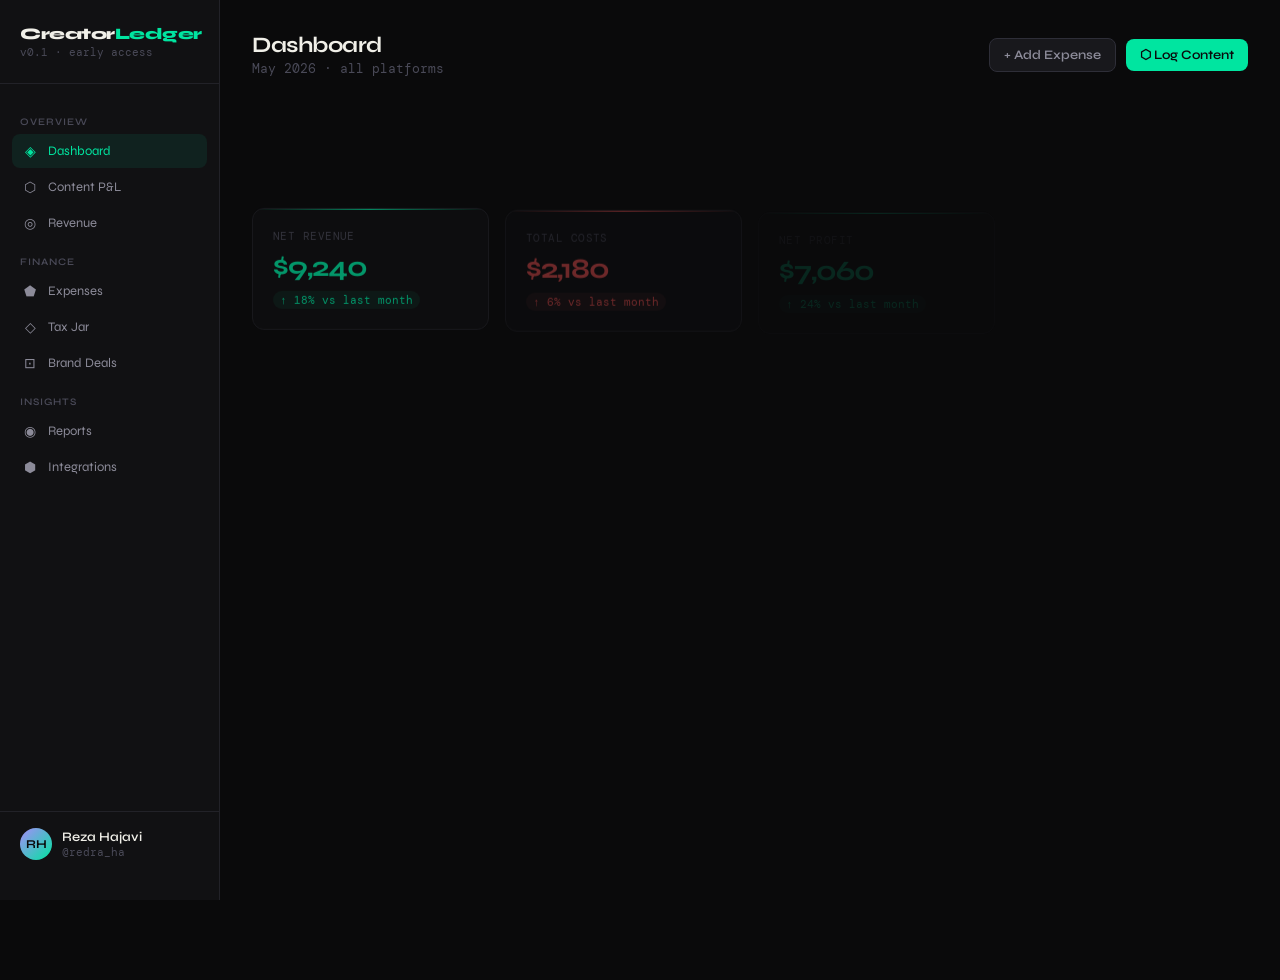
<file: index.html>
<!DOCTYPE html>
<html lang="en">
<head>
  <meta charset="UTF-8">
  <meta name="viewport" content="width=device-width, initial-scale=1.0">
  <meta http-equiv="refresh" content="0; url=./Dashboard/index.html">
  <title>CreatorLedger</title>
</head>
<body>
  <p>Opening CreatorLedger Dashboard...</p>
  <a href="./Dashboard/index.html">Click here if you are not redirected.</a>
</body>
</html>
</file>
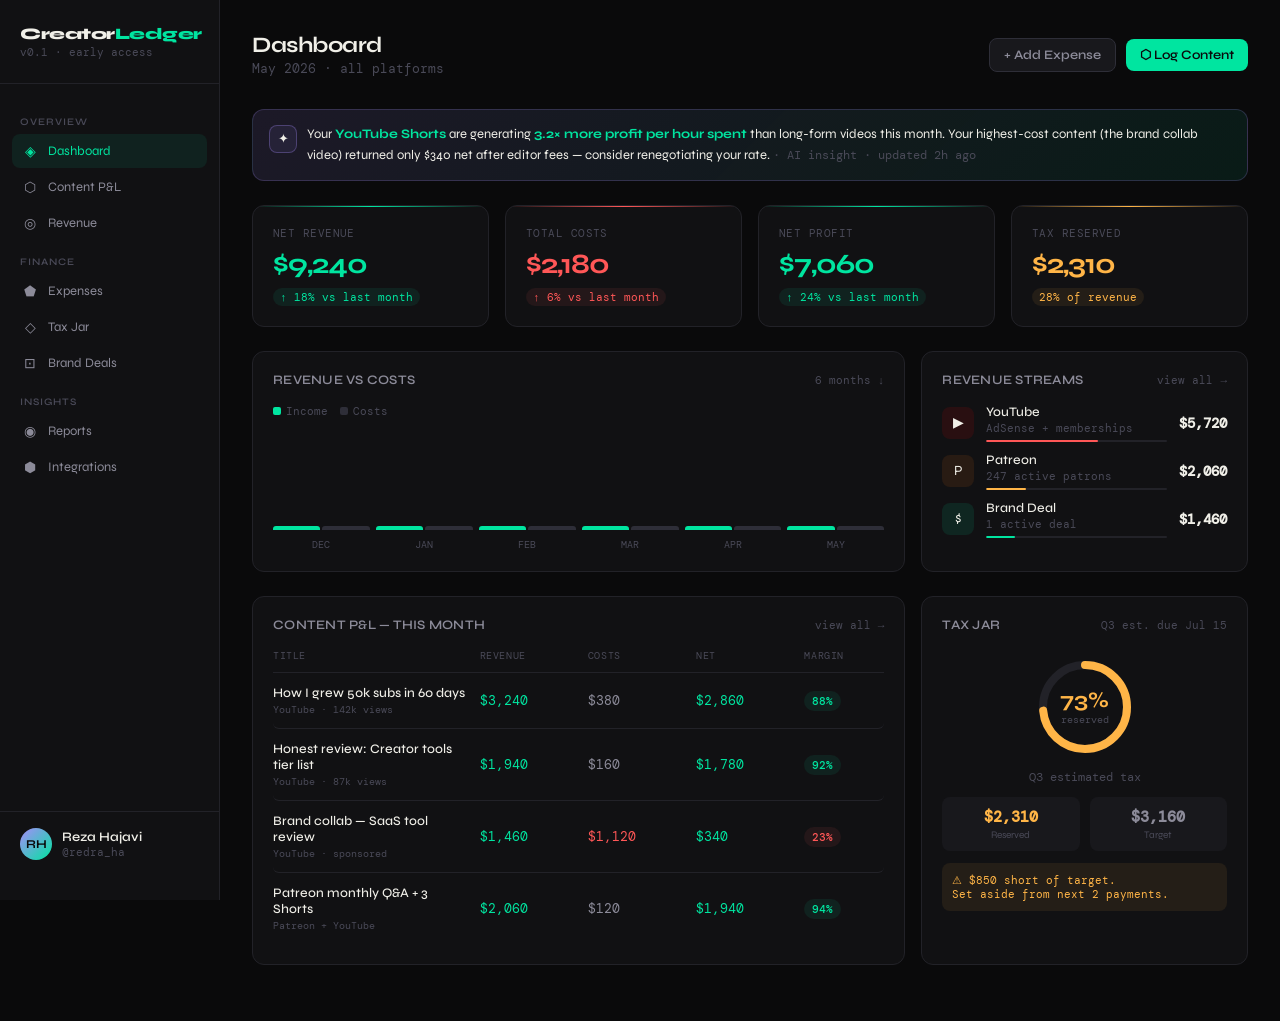
<file: Dashboard/index.html>
<!DOCTYPE html>
<html lang="en">
<head>
  <meta charset="UTF-8">
  <meta name="viewport" content="width=device-width, initial-scale=1.0">
  <title>CreatorLedger — Dashboard</title>
  <link href="https://fonts.googleapis.com/css2?family=Syne:wght@400;500;600;700;800&family=DM+Mono:wght@300;400;500&display=swap" rel="stylesheet">
  <link rel="stylesheet" href="styles.css">
  <link rel="stylesheet" href="expense/expense-modal.css">
</head>
<body>
<div class="app">

  <!-- ════════════════════════════ SIDEBAR ════════════════════════════ -->
  <aside class="sidebar">
    <div class="logo">
      <div class="logo-mark">Creator<span>Ledger</span></div>
      <div class="logo-sub">v0.1 · early access</div>
    </div>

    <nav class="nav">
      <div class="nav-label">OVERVIEW</div>
      <div class="nav-item active" data-href="index.html">
        <span class="nav-icon">◈</span> Dashboard
      </div>
      <div class="nav-item" data-href="../Content-P&L/content-pl.html">
        <span class="nav-icon">⬡</span> Content P&L
      </div>
      <div class="nav-item" data-href="../Revenue/revenue.html">
        <span class="nav-icon">◎</span> Revenue
      </div>

      <div class="nav-label">FINANCE</div>
      <div class="nav-item" data-href="../Expenses/expenses.html">
        <span class="nav-icon">⬟</span> Expenses
      </div>
      <div class="nav-item" data-href="../Tax-jar/tax-jar.html">
        <span class="nav-icon">◇</span> Tax Jar
      </div>
      <div class="nav-item" data-page="deals">
        <span class="nav-icon">⊡</span> Brand Deals
      </div>

      <div class="nav-label">INSIGHTS</div>
      <div class="nav-item" data-page="reports">
        <span class="nav-icon">◉</span> Reports
      </div>
      <div class="nav-item" data-page="integrations">
        <span class="nav-icon">⬢</span> Integrations
      </div>
    </nav>

    <div class="sidebar-footer">
      <div class="creator-pill">
        <div class="creator-avatar">RH</div>
        <div>
          <div class="creator-name">Reza Hajavi</div>
          <div class="creator-handle">@redra_ha</div>
        </div>
      </div>
    </div>
  </aside>

  <!-- ════════════════════════════ MAIN ════════════════════════════ -->
  <main class="main">

    <!-- Top bar -->
    <div class="topbar">
      <div>
        <div class="page-title">Dashboard</div>
        <div class="page-subtitle mono">May 2026 · all platforms</div>
      </div>
      <div class="topbar-right">
        <button class="btn btn-ghost" id="addExpenseBtn">+ Add Expense</button>
        <button class="btn btn-primary" id="logContentBtn">⬡ Log Content</button>
      </div>
    </div>

      <!-- Log Content modal (copied from Content-P&L/content-pl.html) -->
      <div class="modal-overlay" id="modalOverlay">
        <div class="modal">
          <div class="modal-header">
            <div class="modal-title">Log Content</div>
            <div class="modal-close" id="modalClose">✕</div>
          </div>
          <div class="modal-body">
            <div class="field-group">
              <label class="field-label">Title</label>
              <input class="field-input" type="text" placeholder="e.g. How I built a SaaS in 30 days">
            </div>
            <div class="field-row">
              <div class="field-group">
                <label class="field-label">Platform</label>
                <select class="field-input">
                  <option>YouTube</option>
                  <option>Patreon</option>
                  <option>TikTok</option>
                  <option>Instagram</option>
                  <option>Substack</option>
                </select>
              </div>
              <div class="field-group">
                <label class="field-label">Type</label>
                <select class="field-input">
                  <option>Organic</option>
                  <option>Sponsored</option>
                  <option>Membership</option>
                </select>
              </div>
            </div>
            <div class="field-row">
              <div class="field-group">
                <label class="field-label">Revenue ($)</label>
                <input class="field-input" type="number" placeholder="0.00">
              </div>
              <div class="field-group">
                <label class="field-label">Production costs ($)</label>
                <input class="field-input" type="number" placeholder="0.00">
              </div>
            </div>
            <div class="field-row">
              <div class="field-group">
                <label class="field-label">Hours spent</label>
                <input class="field-input" type="number" placeholder="0">
              </div>
              <div class="field-group">
                <label class="field-label">Published date</label>
                <input class="field-input" type="date">
              </div>
            </div>
            <div class="field-group">
              <label class="field-label">Notes</label>
              <input class="field-input" type="text" placeholder="e.g. Editor: $200, Thumbnail: $50">
            </div>
          </div>
          <div class="modal-footer">
            <button class="btn btn-ghost" id="modalCancel">Cancel</button>
            <button class="btn btn-primary">Save Content</button>
          </div>
        </div>
      </div>

    <!-- AI Insight -->
    <div class="ai-bar">
      <div class="ai-icon">✦</div>
      <div class="ai-text">
        Your <strong>YouTube Shorts</strong> are generating
        <strong>3.2× more profit per hour spent</strong> than long-form videos this month.
        Your highest-cost content (the brand collab video) returned only $340 net after
        editor fees — consider renegotiating your rate.
        <span class="ai-meta"> · AI insight · updated 2h ago</span>
      </div>
    </div>

    <!-- Metric cards -->
    <div class="metrics-row">
      <div class="metric-card green">
        <div class="metric-label">NET REVENUE</div>
        <div class="metric-value green">$9,240</div>
        <span class="metric-change up">↑ 18% vs last month</span>
      </div>
      <div class="metric-card red">
        <div class="metric-label">TOTAL COSTS</div>
        <div class="metric-value red">$2,180</div>
        <span class="metric-change down">↑ 6% vs last month</span>
      </div>
      <div class="metric-card green">
        <div class="metric-label">NET PROFIT</div>
        <div class="metric-value green">$7,060</div>
        <span class="metric-change up">↑ 24% vs last month</span>
      </div>
      <div class="metric-card amber">
        <div class="metric-label">TAX RESERVED</div>
        <div class="metric-value amber">$2,310</div>
        <span class="metric-change warn">28% of revenue</span>
      </div>
    </div>

    <!-- Revenue chart + Streams -->
    <div class="grid-3-1">

      <!-- Chart card -->
      <div class="card">
        <div class="card-header">
          <span class="card-title">REVENUE VS COSTS</span>
          <span class="card-action">6 months ↓</span>
        </div>
        <div class="chart-legend">
          <div class="legend-item">
            <div class="legend-dot" style="background:var(--green)"></div>Income
          </div>
          <div class="legend-item">
            <div class="legend-dot" style="background:var(--border2)"></div>Costs
          </div>
        </div>
        <div class="chart-bars" id="chart"></div>
        <div class="chart-labels">
          <div class="chart-label">DEC</div>
          <div class="chart-label">JAN</div>
          <div class="chart-label">FEB</div>
          <div class="chart-label">MAR</div>
          <div class="chart-label">APR</div>
          <div class="chart-label">MAY</div>
        </div>
      </div>

      <!-- Streams card -->
      <div class="card">
        <div class="card-header">
          <span class="card-title">REVENUE STREAMS</span>
          <a class="card-action" href="../Revenue/revenue.html">view all →</a>
        </div>
        <div class="stream-list">
          <div class="stream-item">
            <div class="stream-icon" style="background:rgba(255,0,0,0.1);">▶</div>
            <div class="stream-info">
              <div class="stream-name">YouTube</div>
              <div class="stream-detail">AdSense + memberships</div>
              <div class="stream-bar-track">
                <div class="stream-bar-fill" style="width:62%;background:var(--red)"></div>
              </div>
            </div>
            <div class="stream-amount mono">$5,720</div>
          </div>
          <div class="stream-item">
            <div class="stream-icon" style="background:rgba(249,115,22,0.1);">P</div>
            <div class="stream-info">
              <div class="stream-name">Patreon</div>
              <div class="stream-detail">247 active patrons</div>
              <div class="stream-bar-track">
                <div class="stream-bar-fill" style="width:22%;background:var(--amber)"></div>
              </div>
            </div>
            <div class="stream-amount mono">$2,060</div>
          </div>
          <div class="stream-item">
            <div class="stream-icon" style="background:rgba(0,229,160,0.1);">$</div>
            <div class="stream-info">
              <div class="stream-name">Brand Deal</div>
              <div class="stream-detail">1 active deal</div>
              <div class="stream-bar-track">
                <div class="stream-bar-fill" style="width:16%;background:var(--green)"></div>
              </div>
            </div>
            <div class="stream-amount mono">$1,460</div>
          </div>
        </div>
      </div>

    </div><!-- /grid-3-1 -->

    <!-- Content P&L + Tax Jar -->
    <div class="grid-3-1">

      <!-- P&L table -->
      <div class="card">
        <div class="card-header">
          <span class="card-title">CONTENT P&L — THIS MONTH</span>
          <a class="card-action" href="../Content-P&L/content-pl.html">view all →</a>
        </div>
        <div class="ct-header">
          <div class="ct-label">TITLE</div>
          <div class="ct-label">REVENUE</div>
          <div class="ct-label">COSTS</div>
          <div class="ct-label">NET</div>
          <div class="ct-label">MARGIN</div>
        </div>

        <div class="ct-row">
          <div>
            <div class="ct-title">How I grew 50k subs in 60 days</div>
            <div class="ct-platform">YouTube · 142k views</div>
          </div>
          <div class="ct-val pos">$3,240</div>
          <div class="ct-val neutral">$380</div>
          <div class="ct-val pos">$2,860</div>
          <div><span class="profit-badge high">88%</span></div>
        </div>

        <div class="ct-row">
          <div>
            <div class="ct-title">Honest review: Creator tools tier list</div>
            <div class="ct-platform">YouTube · 87k views</div>
          </div>
          <div class="ct-val pos">$1,940</div>
          <div class="ct-val neutral">$160</div>
          <div class="ct-val pos">$1,780</div>
          <div><span class="profit-badge high">92%</span></div>
        </div>

        <div class="ct-row">
          <div>
            <div class="ct-title">Brand collab — SaaS tool review</div>
            <div class="ct-platform">YouTube · sponsored</div>
          </div>
          <div class="ct-val pos">$1,460</div>
          <div class="ct-val neg">$1,120</div>
          <div class="ct-val pos">$340</div>
          <div><span class="profit-badge low">23%</span></div>
        </div>

        <div class="ct-row">
          <div>
            <div class="ct-title">Patreon monthly Q&amp;A + 3 Shorts</div>
            <div class="ct-platform">Patreon + YouTube</div>
          </div>
          <div class="ct-val pos">$2,060</div>
          <div class="ct-val neutral">$120</div>
          <div class="ct-val pos">$1,940</div>
          <div><span class="profit-badge high">94%</span></div>
        </div>

      </div>

      <!-- Tax Jar -->
      <div class="card">
        <div class="card-header">
          <span class="card-title">TAX JAR</span>
          <span class="card-action">Q3 est. due Jul 15</span>
        </div>
        <div class="tax-jar">
          <div class="jar-ring">
            <svg class="jar-svg" width="100" height="100" viewBox="0 0 100 100">
              <!-- Track -->
              <circle cx="50" cy="50" r="42" fill="none"
                      stroke="#222228" stroke-width="8"/>
              <!-- Progress: 73% filled -->
              <circle cx="50" cy="50" r="42" fill="none"
                      stroke="#FFB547" stroke-width="8"
                      stroke-dasharray="263.9"
                      stroke-dashoffset="70"
                      stroke-linecap="round"
                      transform="rotate(-90 50 50)"/>
            </svg>
            <div class="jar-inner">
              <div class="jar-pct">73%</div>
              <div class="jar-lbl">reserved</div>
            </div>
          </div>

          <div style="font-size:12px;color:var(--text3);font-family:'DM Mono',monospace;">
            Q3 estimated tax
          </div>

          <div class="jar-stats">
            <div class="jar-stat">
              <div class="jar-stat-val" style="color:var(--amber)">$2,310</div>
              <div class="jar-stat-lbl">Reserved</div>
            </div>
            <div class="jar-stat">
              <div class="jar-stat-val" style="color:var(--text2)">$3,160</div>
              <div class="jar-stat-lbl">Target</div>
            </div>
          </div>

          <div class="jar-warning">
            ⚠ $850 short of target.<br>Set aside from next 2 payments.
          </div>
        </div>
      </div>

    </div><!-- /grid-3-1 -->

  </main>
</div><!-- /app -->

<!-- Expense modal -->
<div class="modal-overlay" id="expenseOverlay">
  <div class="modal">

    <div class="modal-header">
      <div>
        <div class="modal-title">Add Expense</div>
        <div class="expense-modal-sub">Log a cost against your creator business</div>
      </div>
      <div class="modal-close" id="expenseClose">✕</div>
    </div>

    <div class="expense-steps">
      <div class="estep active" data-step="1">
        <div class="estep-dot">1</div>
        <div class="estep-label">Details</div>
      </div>
      <div class="estep-line"></div>
      <div class="estep" data-step="2">
        <div class="estep-dot">2</div>
        <div class="estep-label">Categorise</div>
      </div>
      <div class="estep-line"></div>
      <div class="estep" data-step="3">
        <div class="estep-dot">3</div>
        <div class="estep-label">Confirm</div>
      </div>
    </div>

    <div class="modal-body" id="stepBody1">
      <div class="field-group">
        <label class="field-label">Description</label>
        <input class="field-input" id="expDesc" type="text" placeholder="e.g. Freelance video editor — May batch">
      </div>
      <div class="field-row">
        <div class="field-group">
          <label class="field-label">Amount ($)</label>
          <div class="amount-wrap">
            <span class="amount-prefix">$</span>
            <input class="field-input amount-input" id="expAmount" type="number" step="0.01" placeholder="0.00">
          </div>
        </div>
        <div class="field-group">
          <label class="field-label">Date</label>
          <input class="field-input" id="expDate" type="date">
        </div>
      </div>
      <div class="field-group">
        <label class="field-label">Paid via</label>
        <div class="payment-pills">
          <span class="pay-pill active" data-pay="card">💳 Card</span>
          <span class="pay-pill" data-pay="bank">🏦 Bank transfer</span>
          <span class="pay-pill" data-pay="paypal">P PayPal</span>
          <span class="pay-pill" data-pay="crypto">◎ Crypto</span>
          <span class="pay-pill" data-pay="cash">Cash</span>
        </div>
      </div>
    </div>

    <div class="modal-body hidden" id="stepBody2">
      <div class="field-group">
        <label class="field-label">Category</label>
        <div class="category-grid" id="categoryGrid"></div>
      </div>
      <div class="field-group" style="margin-top:4px;">
        <label class="field-label">Link to content (optional)</label>
        <select class="field-input" id="expContent">
          <option value="">— Not linked to a specific video —</option>
          <option>How I grew 50k subs in 60 days</option>
          <option>Honest review: Creator tools tier list</option>
          <option>Brand collab — SaaS tool review</option>
          <option>Patreon monthly Q&A + 3 Shorts</option>
        </select>
      </div>
      <div class="field-group">
        <label class="field-label">Is this tax-deductible?</label>
        <div class="toggle-row">
          <div class="tax-toggle" id="taxToggle">
            <div class="toggle-track">
              <div class="toggle-thumb"></div>
            </div>
            <span class="toggle-label" id="taxLabel">Yes — business expense</span>
          </div>
          <div class="tax-hint" id="taxHint">Deductible as a direct production cost</div>
        </div>
      </div>
    </div>

    <div class="modal-body hidden" id="stepBody3">
      <div class="confirm-card">
        <div class="confirm-row">
          <span class="confirm-label">Description</span>
          <span class="confirm-val" id="cfDesc">—</span>
        </div>
        <div class="confirm-row">
          <span class="confirm-label">Amount</span>
          <span class="confirm-val confirm-amount" id="cfAmount">—</span>
        </div>
        <div class="confirm-row">
          <span class="confirm-label">Date</span>
          <span class="confirm-val" id="cfDate">—</span>
        </div>
        <div class="confirm-row">
          <span class="confirm-label">Category</span>
          <span class="confirm-val" id="cfCategory">—</span>
        </div>
        <div class="confirm-row">
          <span class="confirm-label">Linked content</span>
          <span class="confirm-val" id="cfContent">—</span>
        </div>
        <div class="confirm-row">
          <span class="confirm-label">Tax deductible</span>
          <span class="confirm-val" id="cfTax">—</span>
        </div>
        <div class="confirm-row">
          <span class="confirm-label">Paid via</span>
          <span class="confirm-val" id="cfPay">—</span>
        </div>
      </div>
      <div class="impact-bar" id="impactBar">
        <div class="impact-icon">◈</div>
        <div class="impact-text" id="impactText">—</div>
      </div>
    </div>

    <div class="modal-footer">
      <button class="btn btn-ghost" id="expBack" style="display:none;">← Back</button>
      <div style="flex:1"></div>
      <button class="btn btn-ghost" id="expCancel">Cancel</button>
      <button class="btn btn-primary" id="expNext">Continue →</button>
    </div>

  </div>
</div>

<script src="main.js"></script>
<script src="expense/expense-modal.js"></script>
</body>
</html>
</file>
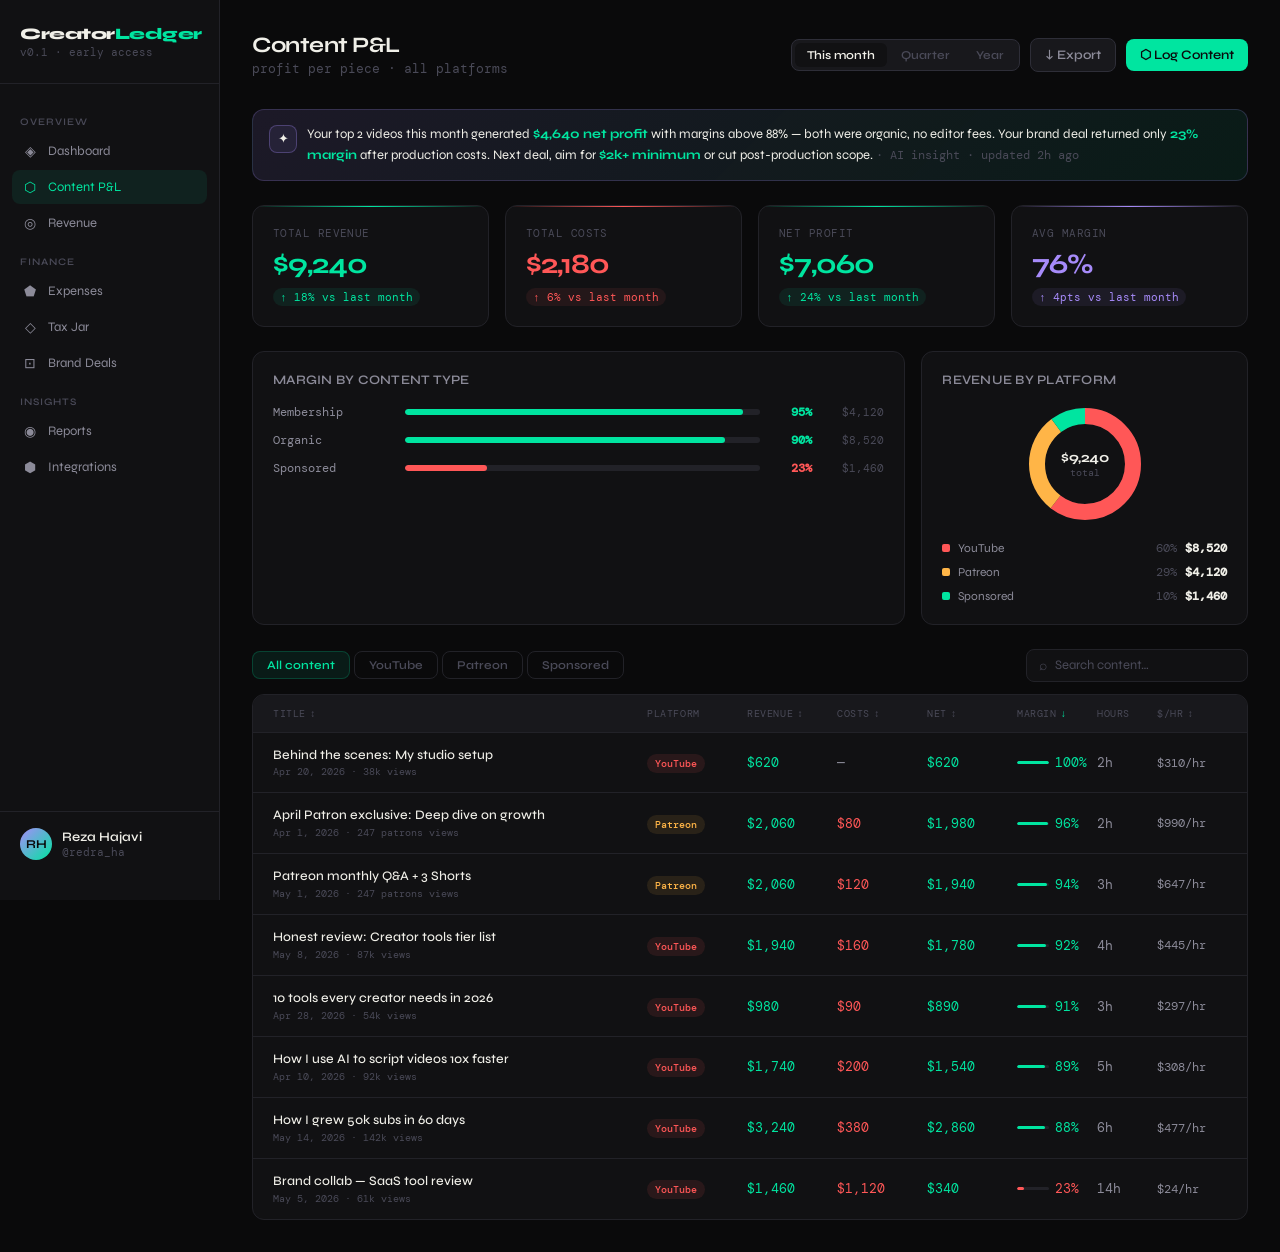
<file: Content-P&L/content-pl.html>
<!DOCTYPE html>
<html lang="en">
<head>
  <meta charset="UTF-8">
  <meta name="viewport" content="width=device-width, initial-scale=1.0">
  <title>CreatorLedger — Content P&L</title>
  <link href="https://fonts.googleapis.com/css2?family=Syne:wght@400;500;600;700;800&family=DM+Mono:wght@300;400;500&display=swap" rel="stylesheet">
  <link rel="stylesheet" href="../Dashboard/styles.css">
  <link rel="stylesheet" href="content-pl.css">
</head>
<body>
<div class="app">

  <!-- ════════════════════════ SIDEBAR ════════════════════════ -->
  <aside class="sidebar">
    <div class="logo">
      <div class="logo-mark">Creator<span>Ledger</span></div>
      <div class="logo-sub">v0.1 · early access</div>
    </div>
    <nav class="nav">
      <div class="nav-label">OVERVIEW</div>
      <div class="nav-item" data-href="../Dashboard/index.html">
        <span class="nav-icon">◈</span> Dashboard
      </div>
      <div class="nav-item active" data-href="content-pl.html">
        <span class="nav-icon">⬡</span> Content P&L
      </div>
      <div class="nav-item" data-href="../Revenue/revenue.html">
        <span class="nav-icon">◎</span> Revenue
      </div>
      <div class="nav-label">FINANCE</div>
      <div class="nav-item" data-href="../Expenses/expenses.html">
        <span class="nav-icon">⬟</span> Expenses
      </div>
      <div class="nav-item" data-href="../Tax-jar/tax-jar.html">
        <span class="nav-icon">◇</span> Tax Jar
      </div>
      <div class="nav-item" data-page="deals">
        <span class="nav-icon">⊡</span> Brand Deals
      </div>
      <div class="nav-label">INSIGHTS</div>
      <div class="nav-item" data-page="reports">
        <span class="nav-icon">◉</span> Reports
      </div>
      <div class="nav-item" data-page="integrations">
        <span class="nav-icon">⬢</span> Integrations
      </div>
    </nav>
    <div class="sidebar-footer">
      <div class="creator-pill">
        <div class="creator-avatar">RH</div>
        <div>
          <div class="creator-name">Reza Hajavi</div>
          <div class="creator-handle">@redra_ha</div>
        </div>
      </div>
    </div>
  </aside>

  <!-- ════════════════════════ MAIN ════════════════════════ -->
  <main class="main">

    <!-- Top bar -->
    <div class="topbar">
      <div>
        <div class="page-title">Content P&L</div>
        <div class="page-subtitle mono">profit per piece · all platforms</div>
      </div>
      <div class="topbar-right">
        <div class="period-toggle">
          <span class="period-btn active" data-period="month">This month</span>
          <span class="period-btn" data-period="quarter">Quarter</span>
          <span class="period-btn" data-period="year">Year</span>
        </div>
        <button class="btn btn-ghost" id="exportBtn">↓ Export</button>
        <button class="btn btn-primary" id="logContentBtn">⬡ Log Content</button>
      </div>
    </div>

    <!-- AI Insight -->
    <div class="ai-bar">
      <div class="ai-icon">✦</div>
      <div class="ai-text">
        Your top 2 videos this month generated <strong>$4,640 net profit</strong> with margins above 88% —
        both were organic, no editor fees. Your brand deal returned only <strong>23% margin</strong> after
        production costs. Next deal, aim for <strong>$2k+ minimum</strong> or cut post-production scope.
        <span class="ai-meta"> · AI insight · updated 2h ago</span>
      </div>
    </div>

    <!-- Summary metrics -->
    <div class="metrics-row">
      <div class="metric-card green">
        <div class="metric-label">TOTAL REVENUE</div>
        <div class="metric-value green">$9,240</div>
        <span class="metric-change up">↑ 18% vs last month</span>
      </div>
      <div class="metric-card red">
        <div class="metric-label">TOTAL COSTS</div>
        <div class="metric-value red">$2,180</div>
        <span class="metric-change down">↑ 6% vs last month</span>
      </div>
      <div class="metric-card green">
        <div class="metric-label">NET PROFIT</div>
        <div class="metric-value green">$7,060</div>
        <span class="metric-change up">↑ 24% vs last month</span>
      </div>
      <div class="metric-card purple">
        <div class="metric-label">AVG MARGIN</div>
        <div class="metric-value purple">76%</div>
        <span class="metric-change" style="background:var(--purple-bg);color:var(--purple);">↑ 4pts vs last month</span>
      </div>
    </div>

    <!-- Margin breakdown + Platform split -->
    <div class="grid-3-1" style="margin-bottom:24px;">
      <div class="card">
        <div class="card-header">
          <span class="card-title">MARGIN BY CONTENT TYPE</span>
        </div>
        <div class="margin-bars" id="marginBars"></div>
      </div>
      <div class="card">
        <div class="card-header">
          <span class="card-title">REVENUE BY PLATFORM</span>
        </div>
        <div class="donut-wrap">
          <svg id="donutSvg" viewBox="0 0 120 120" width="120" height="120">
            <circle cx="60" cy="60" r="48" fill="none" stroke="#222228" stroke-width="16"/>
            <circle cx="60" cy="60" r="48" fill="none" stroke="#FF5757" stroke-width="16"
              stroke-dasharray="301.6" stroke-dashoffset="0"
              transform="rotate(-90 60 60)" id="donut-yt"/>
            <circle cx="60" cy="60" r="48" fill="none" stroke="#FFB547" stroke-width="16"
              stroke-dasharray="301.6" stroke-dashoffset="0"
              transform="rotate(-90 60 60)" id="donut-pt"/>
            <circle cx="60" cy="60" r="48" fill="none" stroke="#00E5A0" stroke-width="16"
              stroke-dasharray="301.6" stroke-dashoffset="0"
              transform="rotate(-90 60 60)" id="donut-bd"/>
          </svg>
          <div class="donut-center">
            <div class="donut-total">$9,240</div>
            <div class="donut-label">total</div>
          </div>
        </div>
        <div class="donut-legend" id="donutLegend"></div>
      </div>
    </div>

    <!-- Filters + search -->
    <div class="table-controls">
      <div class="filter-tabs" id="filterTabs">
        <span class="filter-tab active" data-filter="all">All content</span>
        <span class="filter-tab" data-filter="youtube">YouTube</span>
        <span class="filter-tab" data-filter="patreon">Patreon</span>
        <span class="filter-tab" data-filter="sponsored">Sponsored</span>
      </div>
      <div class="search-wrap">
        <span class="search-icon">⌕</span>
        <input class="search-input" id="searchInput" type="text" placeholder="Search content…">
      </div>
    </div>

    <!-- Full P&L table -->
    <div class="card" style="padding:0;overflow:hidden;">
      <div class="pl-table-header">
        <div class="pl-col-title pl-sort" data-col="title">TITLE <span class="sort-arrow">↕</span></div>
        <div class="pl-col pl-sort" data-col="platform">PLATFORM</div>
        <div class="pl-col pl-sort" data-col="revenue">REVENUE <span class="sort-arrow">↕</span></div>
        <div class="pl-col pl-sort" data-col="costs">COSTS <span class="sort-arrow">↕</span></div>
        <div class="pl-col pl-sort" data-col="net">NET <span class="sort-arrow">↕</span></div>
        <div class="pl-col pl-sort" data-col="margin">MARGIN <span class="sort-arrow active-sort">↓</span></div>
        <div class="pl-col">HOURS</div>
        <div class="pl-col pl-sort" data-col="rpm">$/HR <span class="sort-arrow">↕</span></div>
      </div>
      <div id="plTableBody"></div>
    </div>

    <!-- Row detail drawer -->
    <div class="detail-drawer" id="detailDrawer">
      <div class="drawer-header">
        <div class="drawer-title" id="drawerTitle">—</div>
        <div class="drawer-close" id="drawerClose">✕</div>
      </div>
      <div class="drawer-body" id="drawerBody"></div>
    </div>

  </main>
</div>

<!-- Log Content modal -->
<div class="modal-overlay" id="modalOverlay">
  <div class="modal">
    <div class="modal-header">
      <div class="modal-title">Log Content</div>
      <div class="modal-close" id="modalClose">✕</div>
    </div>
    <div class="modal-body">
      <div class="field-group">
        <label class="field-label">Title</label>
        <input class="field-input" type="text" placeholder="e.g. How I built a SaaS in 30 days">
      </div>
      <div class="field-row">
        <div class="field-group">
          <label class="field-label">Platform</label>
          <select class="field-input">
            <option>YouTube</option>
            <option>Patreon</option>
            <option>TikTok</option>
            <option>Instagram</option>
            <option>Substack</option>
          </select>
        </div>
        <div class="field-group">
          <label class="field-label">Type</label>
          <select class="field-input">
            <option>Organic</option>
            <option>Sponsored</option>
            <option>Membership</option>
          </select>
        </div>
      </div>
      <div class="field-row">
        <div class="field-group">
          <label class="field-label">Revenue ($)</label>
          <input class="field-input" type="number" placeholder="0.00">
        </div>
        <div class="field-group">
          <label class="field-label">Production costs ($)</label>
          <input class="field-input" type="number" placeholder="0.00">
        </div>
      </div>
      <div class="field-row">
        <div class="field-group">
          <label class="field-label">Hours spent</label>
          <input class="field-input" type="number" placeholder="0">
        </div>
        <div class="field-group">
          <label class="field-label">Published date</label>
          <input class="field-input" type="date">
        </div>
      </div>
      <div class="field-group">
        <label class="field-label">Notes</label>
        <input class="field-input" type="text" placeholder="e.g. Editor: $200, Thumbnail: $50">
      </div>
    </div>
    <div class="modal-footer">
      <button class="btn btn-ghost" id="modalCancel">Cancel</button>
      <button class="btn btn-primary">Save Content</button>
    </div>
  </div>
</div>

<script src="content-pl.js"></script>
</body>
</html>
</file>
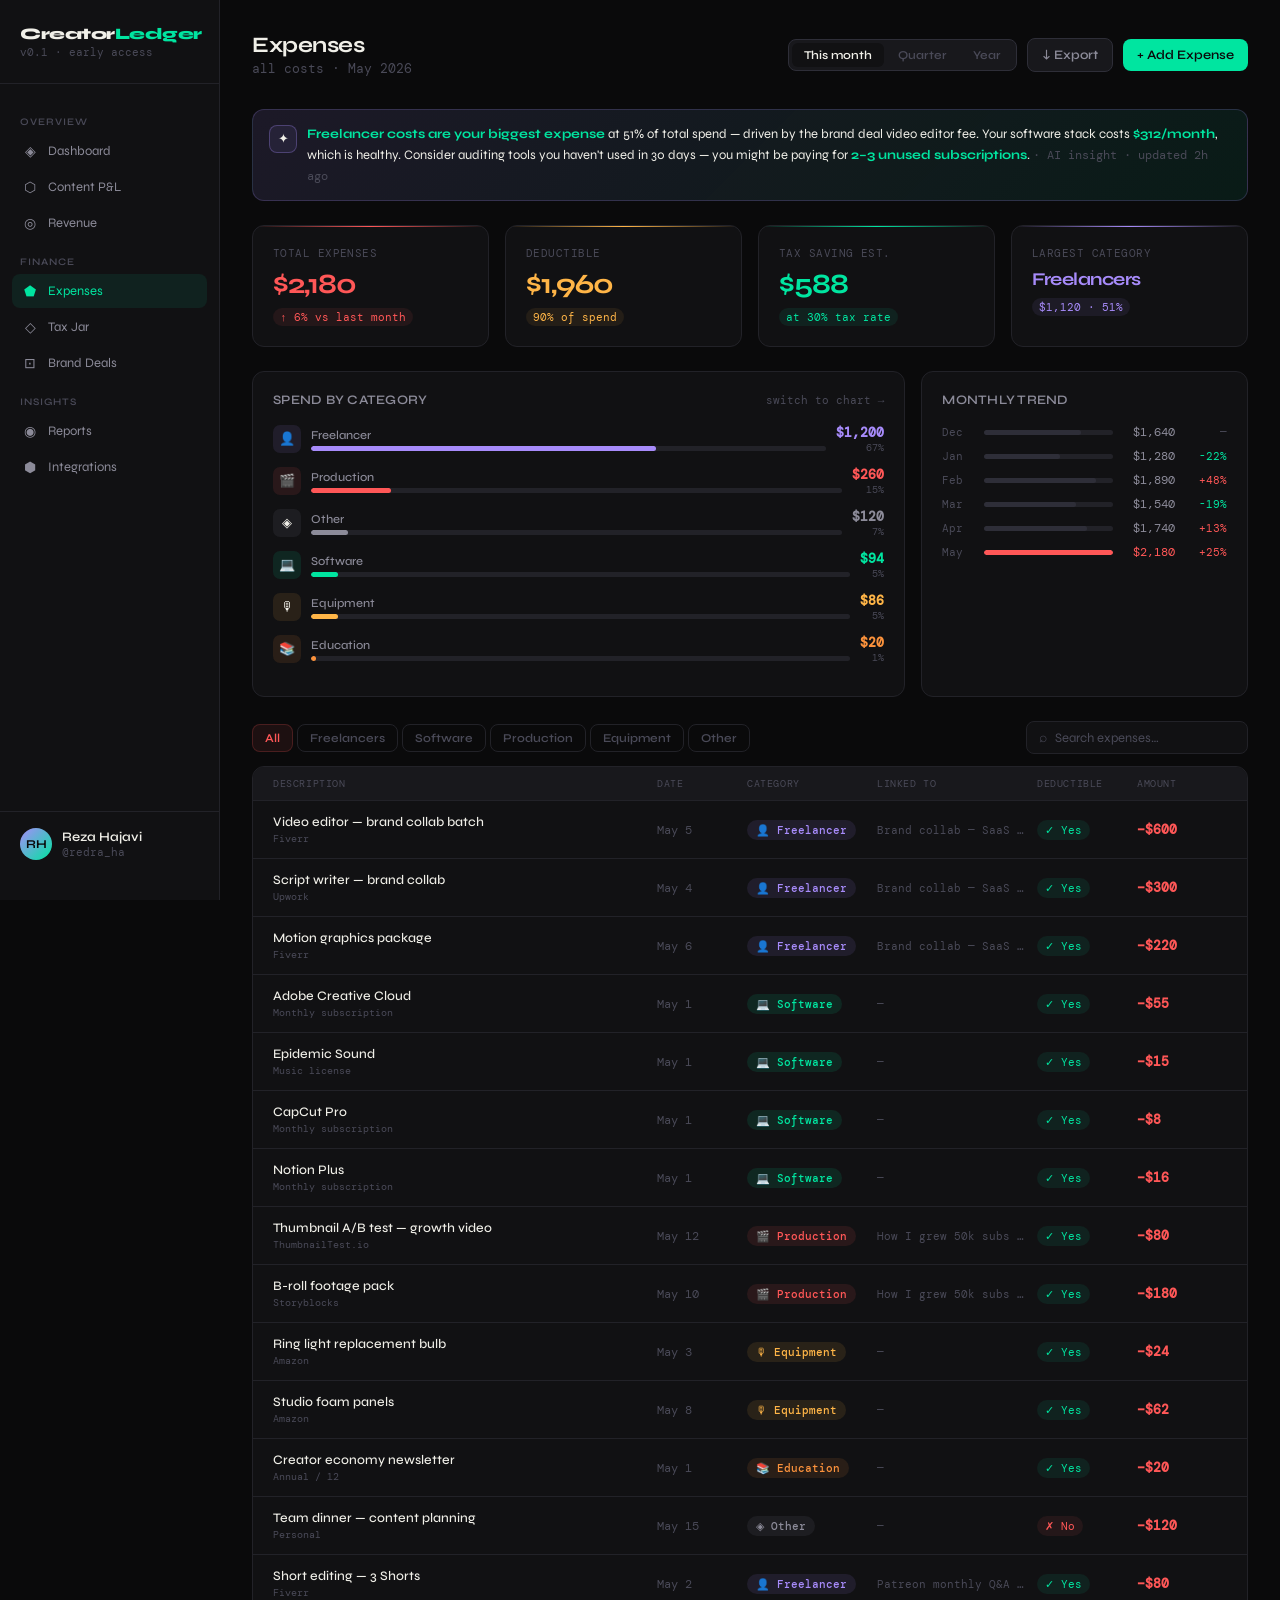
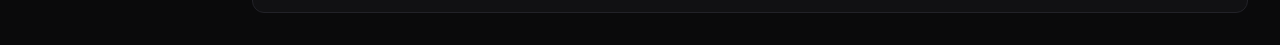
<file: Expenses/expenses.html>
<!DOCTYPE html>
<html lang="en">
<head>
  <meta charset="UTF-8">
  <meta name="viewport" content="width=device-width, initial-scale=1.0">
  <title>CreatorLedger — Expenses</title>
  <link href="https://fonts.googleapis.com/css2?family=Syne:wght@400;500;600;700;800&family=DM+Mono:wght@300;400;500&display=swap" rel="stylesheet">
  <link rel="stylesheet" href="/Dashboard/styles.css">
  <link rel="stylesheet" href="expenses.css">
</head>
<body>
<div class="app">

  <!-- ════════════════════════ SIDEBAR ════════════════════════ -->
  <aside class="sidebar">
    <div class="logo">
      <div class="logo-mark">Creator<span>Ledger</span></div>
      <div class="logo-sub">v0.1 · early access</div>
    </div>
    <nav class="nav">
      <div class="nav-label">OVERVIEW</div>
      <div class="nav-item" data-href="../Dashboard/index.html"><span class="nav-icon">◈</span> Dashboard</div>
      <div class="nav-item" data-href="../Content-P&L/content-pl.html"><span class="nav-icon">⬡</span> Content P&L</div>
      <div class="nav-item" data-href="../Revenue/revenue.html"><span class="nav-icon">◎</span> Revenue</div>
      <div class="nav-label">FINANCE</div>
      <div class="nav-item active"><span class="nav-icon">⬟</span> Expenses</div>
      <div class="nav-item" data-href="../Tax-jar/tax-jar.html"><span class="nav-icon">◇</span> Tax Jar</div>
      <div class="nav-item" data-page="deals"><span class="nav-icon">⊡</span> Brand Deals</div>
      <div class="nav-label">INSIGHTS</div>
      <div class="nav-item" data-page="reports"><span class="nav-icon">◉</span> Reports</div>
      <div class="nav-item" data-page="integrations"><span class="nav-icon">⬢</span> Integrations</div>
    </nav>
    <div class="sidebar-footer">
      <div class="creator-pill">
        <div class="creator-avatar">RH</div>
        <div>
          <div class="creator-name">Reza Hajavi</div>
          <div class="creator-handle">@redra_ha</div>
        </div>
      </div>
    </div>
  </aside>

  <!-- ════════════════════════ MAIN ════════════════════════ -->
  <main class="main">

    <!-- Top bar -->
    <div class="topbar">
      <div>
        <div class="page-title">Expenses</div>
        <div class="page-subtitle mono">all costs · May 2026</div>
      </div>
      <div class="topbar-right">
        <div class="period-toggle">
          <span class="period-btn active" data-period="month">This month</span>
          <span class="period-btn" data-period="quarter">Quarter</span>
          <span class="period-btn" data-period="year">Year</span>
        </div>
        <button class="btn btn-ghost" id="exportBtn">↓ Export</button>
        <button class="btn btn-primary" id="addExpenseBtn">+ Add Expense</button>
      </div>
    </div>

    <!-- AI Insight -->
    <div class="ai-bar">
      <div class="ai-icon">✦</div>
      <div class="ai-text">
        <strong>Freelancer costs are your biggest expense</strong> at 51% of total spend —
        driven by the brand deal video editor fee. Your software stack costs
        <strong>$312/month</strong>, which is healthy. Consider auditing tools you haven't
        used in 30 days — you might be paying for <strong>2–3 unused subscriptions</strong>.
        <span class="ai-meta"> · AI insight · updated 2h ago</span>
      </div>
    </div>

    <!-- Metric cards -->
    <div class="metrics-row">
      <div class="metric-card red">
        <div class="metric-label">TOTAL EXPENSES</div>
        <div class="metric-value red">$2,180</div>
        <span class="metric-change down">↑ 6% vs last month</span>
      </div>
      <div class="metric-card amber">
        <div class="metric-label">DEDUCTIBLE</div>
        <div class="metric-value amber">$1,960</div>
        <span class="metric-change warn">90% of spend</span>
      </div>
      <div class="metric-card green">
        <div class="metric-label">TAX SAVING EST.</div>
        <div class="metric-value green">$588</div>
        <span class="metric-change up">at 30% tax rate</span>
      </div>
      <div class="metric-card purple">
        <div class="metric-label">LARGEST CATEGORY</div>
        <div class="metric-value purple" style="font-size:18px;letter-spacing:-0.5px;">Freelancers</div>
        <span class="metric-change" style="background:var(--purple-bg);color:var(--purple);">$1,120 · 51%</span>
      </div>
    </div>

    <!-- Category breakdown + monthly trend -->
    <div class="grid-3-1" style="margin-bottom:24px;">

      <!-- Category bars -->
      <div class="card">
        <div class="card-header">
          <span class="card-title">SPEND BY CATEGORY</span>
          <span class="card-action" id="toggleViewBtn">switch to chart →</span>
        </div>
        <!-- Bar view -->
        <div id="catBarsView">
          <div id="categoryBars"></div>
        </div>
        <!-- Donut view -->
        <div id="catDonutView" class="hidden">
          <div class="exp-donut-wrap">
            <svg id="expDonut" viewBox="0 0 120 120" width="140" height="140">
              <circle cx="60" cy="60" r="48" fill="none" stroke="#222228" stroke-width="16"/>
            </svg>
            <div class="exp-donut-center">
              <div class="exp-donut-val">$2,180</div>
              <div class="exp-donut-lbl">total</div>
            </div>
          </div>
          <div id="donutLegend"></div>
        </div>
      </div>

      <!-- Monthly trend -->
      <div class="card">
        <div class="card-header">
          <span class="card-title">MONTHLY TREND</span>
        </div>
        <div class="trend-list" id="trendList"></div>
      </div>

    </div>

    <!-- Filter tabs + search -->
    <div class="table-controls" style="margin-bottom:12px;">
      <div class="filter-tabs">
        <span class="filter-tab active" data-filter="all">All</span>
        <span class="filter-tab" data-filter="freelancer">Freelancers</span>
        <span class="filter-tab" data-filter="software">Software</span>
        <span class="filter-tab" data-filter="production">Production</span>
        <span class="filter-tab" data-filter="equipment">Equipment</span>
        <span class="filter-tab" data-filter="other">Other</span>
      </div>
      <div class="search-wrap">
        <span class="search-icon">⌕</span>
        <input class="search-input" id="searchInput" type="text" placeholder="Search expenses…">
      </div>
    </div>

    <!-- Expenses table -->
    <div class="card" style="padding:0;overflow:hidden;">
      <div class="exp-table-header">
        <div class="exp-col-wide">DESCRIPTION</div>
        <div class="exp-col">DATE</div>
        <div class="exp-col">CATEGORY</div>
        <div class="exp-col">LINKED TO</div>
        <div class="exp-col">DEDUCTIBLE</div>
        <div class="exp-col">AMOUNT</div>
      </div>
      <div id="expTableBody"></div>
    </div>

  </main>
</div>

<!-- Add Expense modal -->
<div class="exp-overlay" id="expOverlay">
  <div class="exp-modal">

    <div class="exp-modal-header">
      <div>
        <div class="exp-modal-title">Add Expense</div>
        <div class="exp-modal-sub">Log a cost against your creator business</div>
      </div>
      <div class="exp-modal-close" id="expClose">✕</div>
    </div>

    <!-- Steps -->
    <div class="exp-steps">
      <div class="estep active" data-step="1"><div class="estep-dot">1</div><div class="estep-label">Details</div></div>
      <div class="estep-line"></div>
      <div class="estep" data-step="2"><div class="estep-dot">2</div><div class="estep-label">Categorise</div></div>
      <div class="estep-line"></div>
      <div class="estep" data-step="3"><div class="estep-dot">3</div><div class="estep-label">Confirm</div></div>
    </div>

    <!-- Step 1 -->
    <div class="exp-step-body" id="expStepBody1">
      <div class="efield-group">
        <label class="efield-label">Description</label>
        <input class="efield-input" id="expDesc" type="text" placeholder="e.g. Freelance video editor — May batch">
      </div>
      <div class="efield-row">
        <div class="efield-group">
          <label class="efield-label">Amount ($)</label>
          <div class="amount-wrap">
            <span class="amount-prefix">$</span>
            <input class="efield-input amount-input" id="expAmount" type="number" step="0.01" placeholder="0.00">
          </div>
        </div>
        <div class="efield-group">
          <label class="efield-label">Date</label>
          <input class="efield-input" id="expDate" type="date">
        </div>
      </div>
      <div class="efield-group">
        <label class="efield-label">Paid via</label>
        <div class="pay-pills">
          <span class="pay-pill active" data-pay="card">💳 Card</span>
          <span class="pay-pill" data-pay="bank">🏦 Bank</span>
          <span class="pay-pill" data-pay="paypal">P PayPal</span>
          <span class="pay-pill" data-pay="crypto">◎ Crypto</span>
          <span class="pay-pill" data-pay="cash">Cash</span>
        </div>
      </div>
    </div>

    <!-- Step 2 -->
    <div class="exp-step-body hidden" id="expStepBody2">
      <div class="efield-group">
        <label class="efield-label">Category</label>
        <div class="cat-grid" id="catGrid"></div>
      </div>
      <div class="efield-group">
        <label class="efield-label">Link to content (optional)</label>
        <select class="efield-input" id="expLinked">
          <option value="">— Not linked to a specific video —</option>
          <option>How I grew 50k subs in 60 days</option>
          <option>Honest review: Creator tools tier list</option>
          <option>Brand collab — SaaS tool review</option>
          <option>Patreon monthly Q&A + 3 Shorts</option>
        </select>
      </div>
      <div class="efield-group">
        <label class="efield-label">Tax deductible?</label>
        <div class="tax-toggle-row">
          <div class="tax-toggle" id="taxToggle">
            <div class="toggle-track on"><div class="toggle-thumb"></div></div>
            <span class="toggle-label" id="taxLabel">Yes — business expense</span>
          </div>
          <div class="tax-hint" id="taxHint">Select a category to see deduction guidance</div>
        </div>
      </div>
    </div>

    <!-- Step 3 -->
    <div class="exp-step-body hidden" id="expStepBody3">
      <div class="confirm-card">
        <div class="confirm-row"><span class="confirm-label">Description</span><span class="confirm-val" id="cfDesc">—</span></div>
        <div class="confirm-row"><span class="confirm-label">Amount</span><span class="confirm-val confirm-amount" id="cfAmount">—</span></div>
        <div class="confirm-row"><span class="confirm-label">Date</span><span class="confirm-val" id="cfDate2">—</span></div>
        <div class="confirm-row"><span class="confirm-label">Category</span><span class="confirm-val" id="cfCat">—</span></div>
        <div class="confirm-row"><span class="confirm-label">Linked content</span><span class="confirm-val" id="cfLinked">—</span></div>
        <div class="confirm-row"><span class="confirm-label">Tax deductible</span><span class="confirm-val" id="cfTax">—</span></div>
        <div class="confirm-row"><span class="confirm-label">Paid via</span><span class="confirm-val" id="cfPay">—</span></div>
      </div>
      <div class="impact-bar" id="impactBar">
        <div class="impact-icon">◈</div>
        <div class="impact-text" id="impactText">—</div>
      </div>
    </div>

    <!-- Footer -->
    <div class="exp-modal-footer">
      <button class="btn btn-ghost" id="expBack" style="display:none;">← Back</button>
      <div style="flex:1"></div>
      <button class="btn btn-ghost" id="expCancel">Cancel</button>
      <button class="btn btn-primary" id="expNext">Continue →</button>
    </div>

  </div>
</div>

<script src="expenses.js"></script>
</body>
</html>
</file>
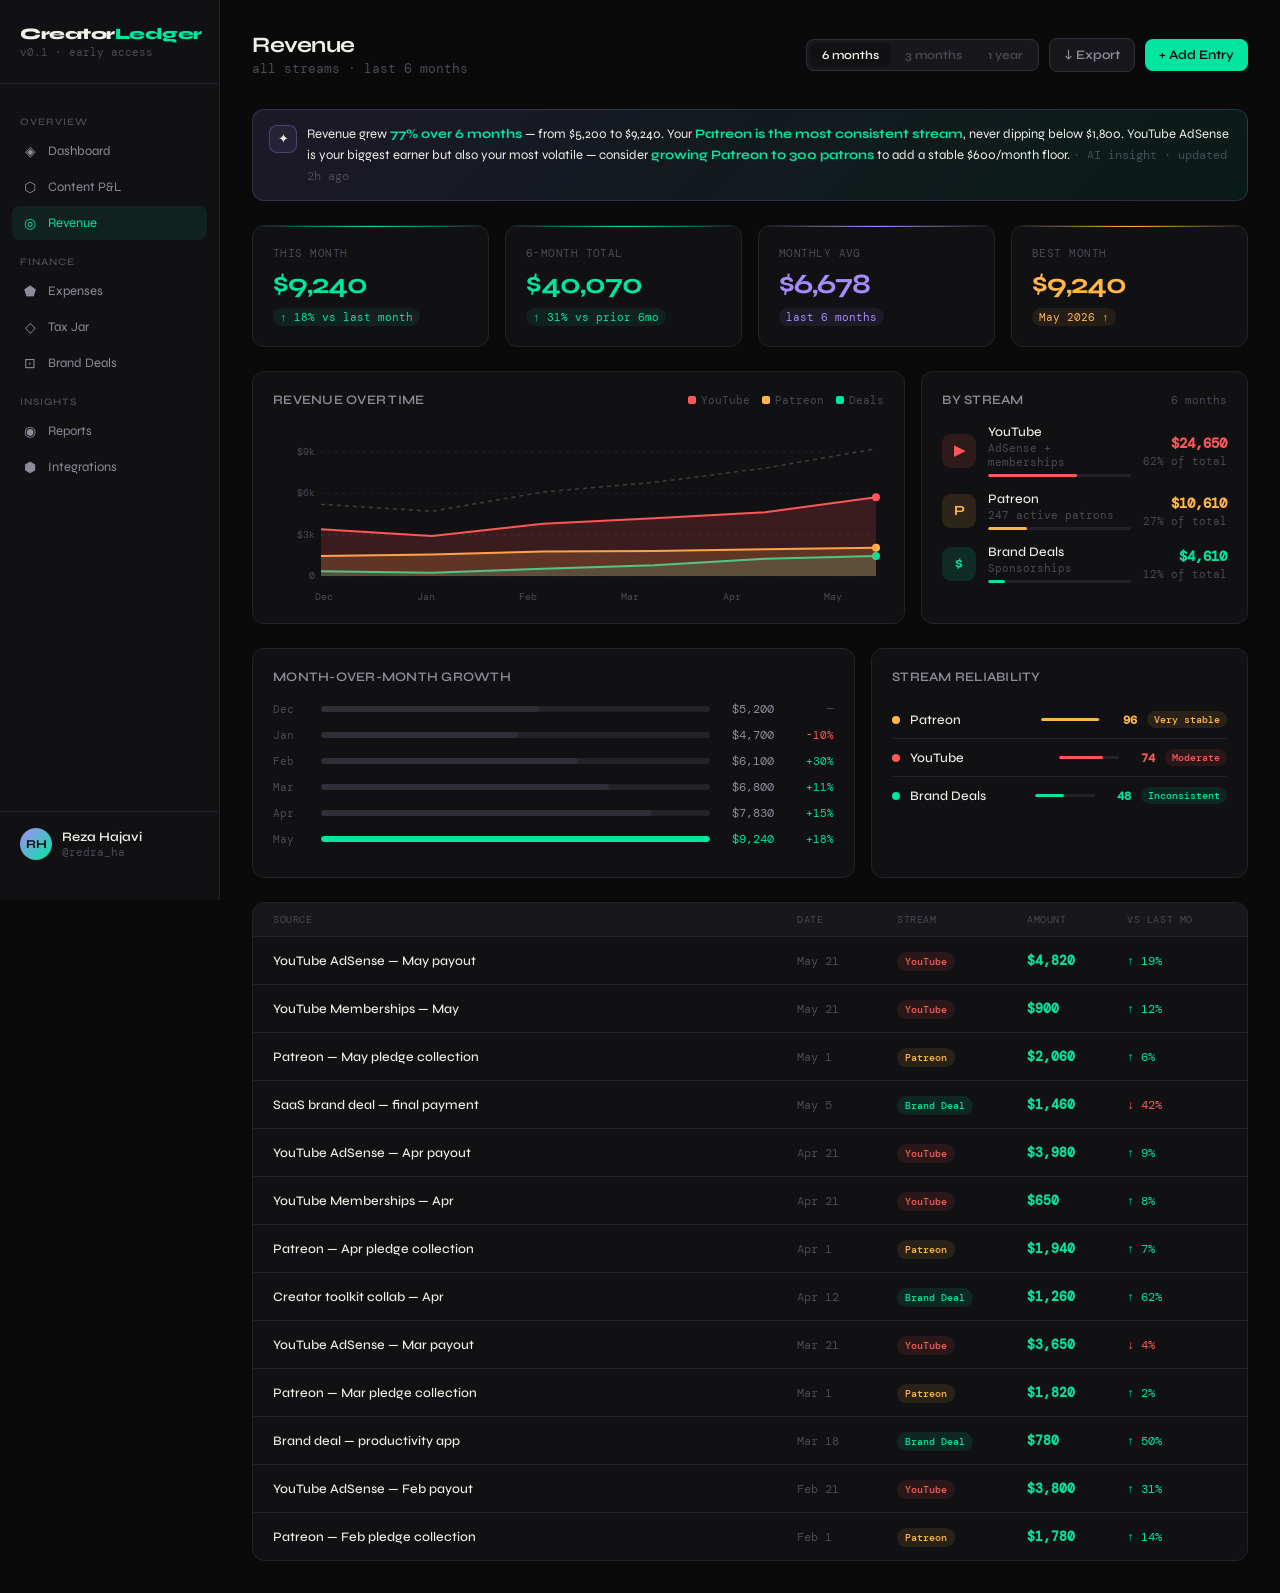
<file: Revenue/revenue.html>
<!DOCTYPE html>
<html lang="en">
<head>
  <meta charset="UTF-8">
  <meta name="viewport" content="width=device-width, initial-scale=1.0">
  <title>CreatorLedger — Revenue</title>
  <link href="https://fonts.googleapis.com/css2?family=Syne:wght@400;500;600;700;800&family=DM+Mono:wght@300;400;500&display=swap" rel="stylesheet">
  <link rel="stylesheet" href="../Dashboard/styles.css">
  <link rel="stylesheet" href="revenue.css">
</head>
<body>
<div class="app">

  <!-- ════════════════════════ SIDEBAR ════════════════════════ -->
  <aside class="sidebar">
    <div class="logo">
      <div class="logo-mark">Creator<span>Ledger</span></div>
      <div class="logo-sub">v0.1 · early access</div>
    </div>
    <nav class="nav">
      <div class="nav-label">OVERVIEW</div>
      <div class="nav-item" data-href="../Dashboard/index.html"><span class="nav-icon">◈</span> Dashboard</div>
      <div class="nav-item" data-href="../Content-P&L/content-pl.html"><span class="nav-icon">⬡</span> Content P&L</div>
      <div class="nav-item active" data-href="revenue.html"><span class="nav-icon">◎</span> Revenue</div>
      <div class="nav-label">FINANCE</div>
      <div class="nav-item" data-href="../Expenses/expenses.html"><span class="nav-icon">⬟</span> Expenses</div>
      <div class="nav-item" data-href="../Tax-jar/tax-jar.html"><span class="nav-icon">◇</span> Tax Jar</div>
      <div class="nav-item" data-page="deals"><span class="nav-icon">⊡</span> Brand Deals</div>
      <div class="nav-label">INSIGHTS</div>
      <div class="nav-item" data-page="reports"><span class="nav-icon">◉</span> Reports</div>
      <div class="nav-item" data-page="integrations"><span class="nav-icon">⬢</span> Integrations</div>
    </nav>
    <div class="sidebar-footer">
      <div class="creator-pill">
        <div class="creator-avatar">RH</div>
        <div>
          <div class="creator-name">Reza Hajavi</div>
          <div class="creator-handle">@redra_ha</div>
        </div>
      </div>
    </div>
  </aside>

  <!-- ════════════════════════ MAIN ════════════════════════ -->
  <main class="main">

    <!-- Top bar -->
    <div class="topbar">
      <div>
        <div class="page-title">Revenue</div>
        <div class="page-subtitle mono">all streams · last 6 months</div>
      </div>
      <div class="topbar-right">
        <div class="period-toggle">
          <span class="period-btn active" data-period="6m">6 months</span>
          <span class="period-btn" data-period="3m">3 months</span>
          <span class="period-btn" data-period="1y">1 year</span>
        </div>
        <button class="btn btn-ghost" id="exportBtn">↓ Export</button>
        <button class="btn btn-primary" id="addRevenueBtn">+ Add Entry</button>
      </div>
    </div>

    <!-- AI Insight -->
    <div class="ai-bar">
      <div class="ai-icon">✦</div>
      <div class="ai-text">
        Revenue grew <strong>77% over 6 months</strong> — from $5,200 to $9,240. Your
        <strong>Patreon is the most consistent stream</strong>, never dipping below $1,800.
        YouTube AdSense is your biggest earner but also your most volatile — consider
        <strong>growing Patreon to 300 patrons</strong> to add a stable $600/month floor.
        <span class="ai-meta"> · AI insight · updated 2h ago</span>
      </div>
    </div>

    <!-- Metric cards -->
    <div class="metrics-row">
      <div class="metric-card green">
        <div class="metric-label">THIS MONTH</div>
        <div class="metric-value green">$9,240</div>
        <span class="metric-change up">↑ 18% vs last month</span>
      </div>
      <div class="metric-card green">
        <div class="metric-label">6-MONTH TOTAL</div>
        <div class="metric-value green">$40,070</div>
        <span class="metric-change up">↑ 31% vs prior 6mo</span>
      </div>
      <div class="metric-card purple">
        <div class="metric-label">MONTHLY AVG</div>
        <div class="metric-value purple">$6,678</div>
        <span class="metric-change" style="background:var(--purple-bg);color:var(--purple);">last 6 months</span>
      </div>
      <div class="metric-card amber">
        <div class="metric-label">BEST MONTH</div>
        <div class="metric-value amber">$9,240</div>
        <span class="metric-change warn">May 2026 ↑</span>
      </div>
    </div>

    <!-- Main chart + stream breakdown -->
    <div class="grid-3-1" style="margin-bottom:24px;">

      <!-- Stacked area chart -->
      <div class="card">
        <div class="card-header">
          <span class="card-title">REVENUE OVER TIME</span>
          <div class="chart-legend" style="margin-bottom:0;">
            <div class="legend-item"><div class="legend-dot" style="background:#FF5757"></div>YouTube</div>
            <div class="legend-item"><div class="legend-dot" style="background:#FFB547"></div>Patreon</div>
            <div class="legend-item"><div class="legend-dot" style="background:#00E5A0"></div>Deals</div>
          </div>
        </div>
        <div class="area-chart-wrap">
          <canvas id="revenueChart" height="160"></canvas>
          <div class="chart-x-labels" id="chartXLabels"></div>
        </div>
      </div>

      <!-- Stream totals -->
      <div class="card">
        <div class="card-header">
          <span class="card-title">BY STREAM</span>
          <span class="card-action">6 months</span>
        </div>
        <div class="stream-list" id="streamList"></div>
      </div>

    </div>

    <!-- MoM growth + stream table -->
    <div class="grid-2-1" style="margin-bottom:24px;">

      <!-- Month-over-month bars -->
      <div class="card">
        <div class="card-header">
          <span class="card-title">MONTH-OVER-MONTH GROWTH</span>
        </div>
        <div id="momBars"></div>
      </div>

      <!-- Consistency score -->
      <div class="card">
        <div class="card-header">
          <span class="card-title">STREAM RELIABILITY</span>
        </div>
        <div id="reliabilityList"></div>
      </div>

    </div>

    <!-- Transaction log -->
    <div class="card" style="padding:0;overflow:hidden;">
      <div class="rev-table-header">
        <div class="rev-col-wide">SOURCE</div>
        <div class="rev-col">DATE</div>
        <div class="rev-col">STREAM</div>
        <div class="rev-col">AMOUNT</div>
        <div class="rev-col">VS LAST MO</div>
      </div>
      <div id="revTableBody"></div>
    </div>

  </main>
</div>

<!-- Add Revenue modal -->
<div class="modal-overlay" id="modalOverlay">
  <div class="modal">
    <div class="modal-header">
      <div class="modal-title">Add Revenue Entry</div>
      <div class="modal-close" id="modalClose">✕</div>
    </div>
    <div class="modal-body">
      <div class="field-group">
        <label class="field-label">Source / description</label>
        <input class="field-input" type="text" placeholder="e.g. YouTube AdSense — May payout">
      </div>
      <div class="field-row">
        <div class="field-group">
          <label class="field-label">Stream</label>
          <select class="field-input">
            <option>YouTube AdSense</option>
            <option>YouTube Memberships</option>
            <option>Patreon</option>
            <option>Brand Deal</option>
            <option>Merch</option>
            <option>Course / Digital product</option>
            <option>Other</option>
          </select>
        </div>
        <div class="field-group">
          <label class="field-label">Amount ($)</label>
          <input class="field-input" type="number" placeholder="0.00">
        </div>
      </div>
      <div class="field-row">
        <div class="field-group">
          <label class="field-label">Date received</label>
          <input class="field-input" type="date">
        </div>
        <div class="field-group">
          <label class="field-label">Notes (optional)</label>
          <input class="field-input" type="text" placeholder="e.g. Q1 brand collab final payment">
        </div>
      </div>
    </div>
    <div class="modal-footer">
      <button class="btn btn-ghost" id="modalCancel">Cancel</button>
      <button class="btn btn-primary">Save Entry</button>
    </div>
  </div>
</div>

<script src="revenue.js"></script>
</body>
</html>
</file>
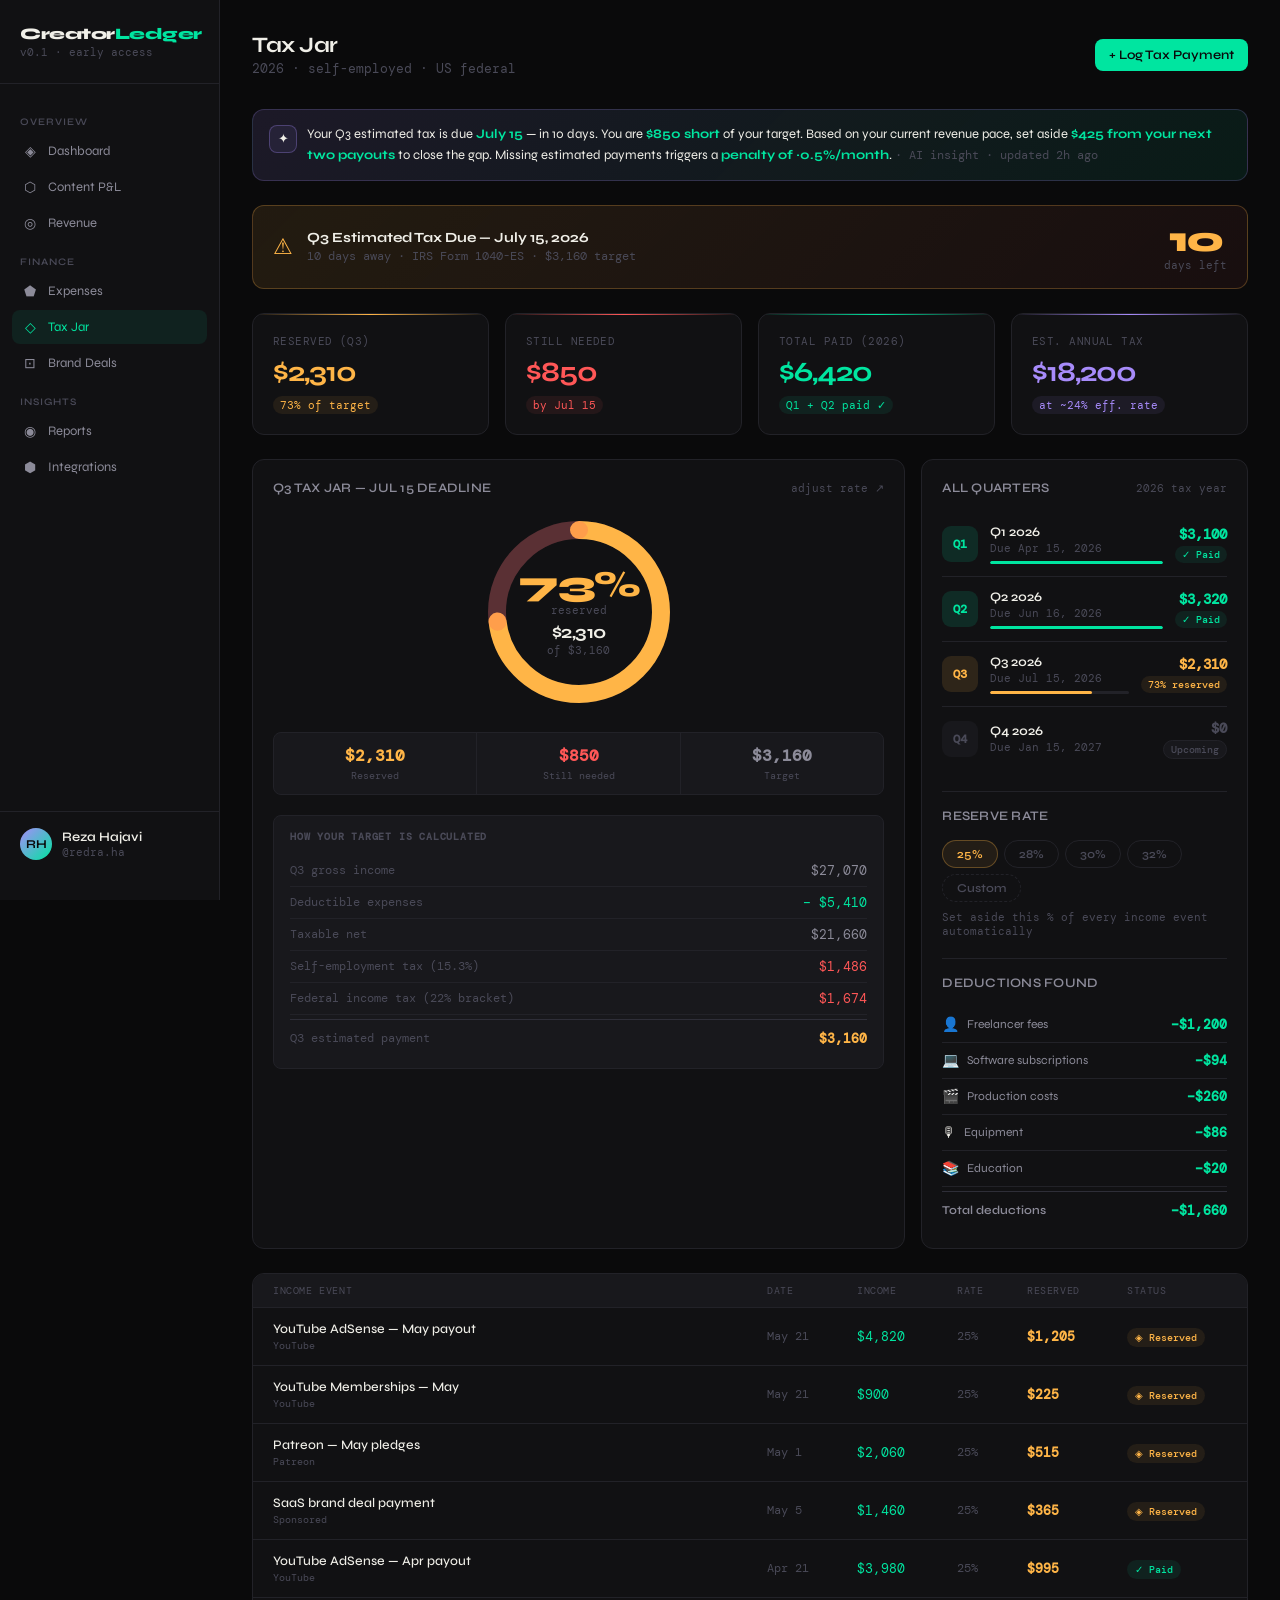
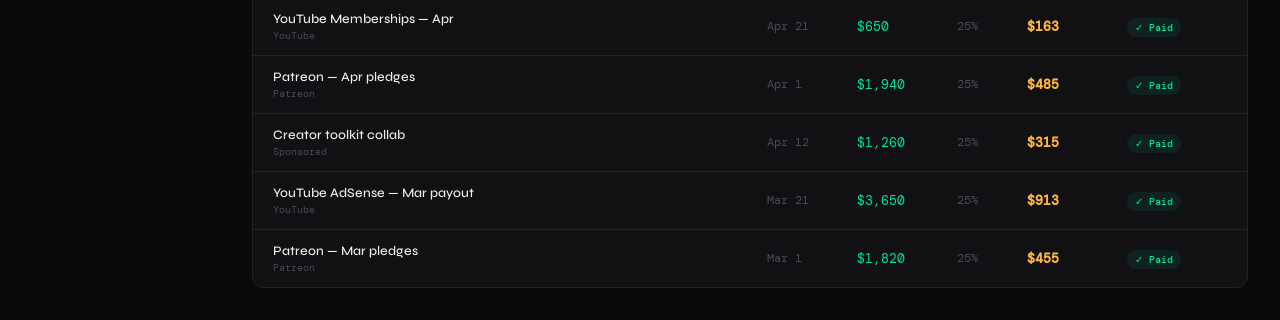
<file: Tax-jar/tax-jar.html>
<!DOCTYPE html>
<html lang="en">
<head>
  <meta charset="UTF-8">
  <meta name="viewport" content="width=device-width, initial-scale=1.0">
  <title>CreatorLedger — Tax Jar</title>
  <link href="https://fonts.googleapis.com/css2?family=Syne:wght@400;500;600;700;800&family=DM+Mono:wght@300;400;500&display=swap" rel="stylesheet">
  <link rel="stylesheet" href="/Dashboard/styles.css">
  <link rel="stylesheet" href="tax-jar.css">
</head>
<body>
<div class="app">
  <aside class="sidebar">
    <div class="logo">
      <div class="logo-mark">Creator<span>Ledger</span></div>
      <div class="logo-sub">v0.1 · early access</div>
    </div>
    <nav class="nav">
      <div class="nav-label">OVERVIEW</div>
      <div class="nav-item" data-href="../Dashboard/index.html"><span class="nav-icon">◈</span> Dashboard</div>
      <div class="nav-item" data-href="../Content-P&L/content-pl.html"><span class="nav-icon">⬡</span> Content P&L</div>
      <div class="nav-item" data-href="../Revenue/revenue.html"><span class="nav-icon">◎</span> Revenue</div>
      <div class="nav-label">FINANCE</div>
      <div class="nav-item" data-href="../Expenses/expenses.html"><span class="nav-icon">⬟</span> Expenses</div>
      <div class="nav-item active" data-href="tax-jar.html"><span class="nav-icon">◇</span> Tax Jar</div>
      <div class="nav-item"><span class="nav-icon">⊡</span> Brand Deals</div>
      <div class="nav-label">INSIGHTS</div>
      <div class="nav-item"><span class="nav-icon">◉</span> Reports</div>
      <div class="nav-item"><span class="nav-icon">⬢</span> Integrations</div>
    </nav>
    <div class="sidebar-footer">
      <div class="creator-pill">
        <div class="creator-avatar">RH</div>
        <div>
          <div class="creator-name">Reza Hajavi</div>
          <div class="creator-handle">@redra.ha</div>
        </div>
      </div>
    </div>
  </aside>

  <main class="main">
    <div class="topbar">
      <div>
        <div class="page-title">Tax Jar</div>
        <div class="page-subtitle mono">2026 · self-employed · US federal</div>
      </div>
      <div class="topbar-right">
        <!-- <button class="btn btn-ghost" id="settingsBtn">⚙ Settings</button> -->
        <button class="btn btn-primary" id="logPaymentBtn">+ Log Tax Payment</button>
      </div>
    </div>

    <div class="ai-bar">
      <div class="ai-icon">✦</div>
      <div class="ai-text">
        Your Q3 estimated tax is due <strong>July 15</strong> — in 10 days.
        You are <strong>$850 short</strong> of your target. Based on your current revenue pace,
        set aside <strong>$425 from your next two payouts</strong> to close the gap.
        Missing estimated payments triggers a <strong>penalty of ~0.5%/month</strong>.
        <span class="ai-meta"> · AI insight · updated 2h ago</span>
      </div>
    </div>

    <div class="deadline-banner">
      <div class="deadline-left">
        <div class="deadline-icon">⚠</div>
        <div>
          <div class="deadline-title">Q3 Estimated Tax Due — July 15, 2026</div>
          <div class="deadline-sub">10 days away · IRS Form 1040-ES · $3,160 target</div>
        </div>
      </div>
      <div class="deadline-right">
        <div class="deadline-countdown">10</div>
        <div class="deadline-countdown-label">days left</div>
      </div>
    </div>

    <div class="metrics-row">
      <div class="metric-card amber">
        <div class="metric-label">RESERVED (Q3)</div>
        <div class="metric-value amber">$2,310</div>
        <span class="metric-change warn">73% of target</span>
      </div>
      <div class="metric-card red">
        <div class="metric-label">STILL NEEDED</div>
        <div class="metric-value red">$850</div>
        <span class="metric-change down">by Jul 15</span>
      </div>
      <div class="metric-card green">
        <div class="metric-label">TOTAL PAID (2026)</div>
        <div class="metric-value green">$6,420</div>
        <span class="metric-change up">Q1 + Q2 paid ✓</span>
      </div>
      <div class="metric-card purple">
        <div class="metric-label">EST. ANNUAL TAX</div>
        <div class="metric-value purple">$18,200</div>
        <span class="metric-change" style="background:var(--purple-bg);color:var(--purple);">at ~24% eff. rate</span>
      </div>
    </div>

    <div class="grid-3-1" style="margin-bottom:24px;">
      <div class="card jar-card">
        <div class="card-header">
          <span class="card-title">Q3 TAX JAR — JUL 15 DEADLINE</span>
          <span class="card-action" id="adjustRateBtn">adjust rate ↗</span>
        </div>
        <div class="jar-visual-wrap">
          <div class="jar-ring-wrap">
            <svg class="jar-svg-big" viewBox="0 0 200 200" width="200" height="200">
              <circle cx="100" cy="100" r="82" fill="none" stroke="#222228" stroke-width="18"/>
              <circle cx="100" cy="100" r="82" fill="none"
                      stroke="#FFB547" stroke-width="18"
                      stroke-dasharray="515.2" stroke-dashoffset="139"
                      stroke-linecap="round" transform="rotate(-90 100 100)"/>
              <circle cx="100" cy="100" r="82" fill="none"
                      stroke="#FF5757" stroke-width="18"
                      stroke-dasharray="515.2" stroke-dashoffset="-376"
                      stroke-linecap="round" transform="rotate(-90 100 100)" opacity="0.25"/>
            </svg>
            <div class="jar-center">
              <div class="jar-pct">73%</div>
              <div class="jar-pct-label">reserved</div>
              <div class="jar-amount">$2,310</div>
              <div class="jar-of">of $3,160</div>
            </div>
          </div>
          <div class="jar-gap-row">
            <div class="jar-gap-item">
              <div class="jar-gap-val" style="color:var(--amber)">$2,310</div>
              <div class="jar-gap-label">Reserved</div>
            </div>
            <div class="jar-gap-divider"></div>
            <div class="jar-gap-item">
              <div class="jar-gap-val" style="color:var(--red)">$850</div>
              <div class="jar-gap-label">Still needed</div>
            </div>
            <div class="jar-gap-divider"></div>
            <div class="jar-gap-item">
              <div class="jar-gap-val" style="color:var(--text2)">$3,160</div>
              <div class="jar-gap-label">Target</div>
            </div>
          </div>
          <div class="rate-breakdown">
            <div class="rate-title">HOW YOUR TARGET IS CALCULATED</div>
            <div class="rate-row"><span class="rate-label">Q3 gross income</span><span class="rate-val">$27,070</span></div>
            <div class="rate-row"><span class="rate-label">Deductible expenses</span><span class="rate-val" style="color:var(--green)">− $5,410</span></div>
            <div class="rate-row"><span class="rate-label">Taxable net</span><span class="rate-val">$21,660</span></div>
            <div class="rate-row"><span class="rate-label">Self-employment tax (15.3%)</span><span class="rate-val" style="color:var(--red)">$1,486</span></div>
            <div class="rate-row"><span class="rate-label">Federal income tax (22% bracket)</span><span class="rate-val" style="color:var(--red)">$1,674</span></div>
            <div class="rate-row rate-row-total"><span class="rate-label">Q3 estimated payment</span><span class="rate-val" style="color:var(--amber);font-weight:700;">$3,160</span></div>
          </div>
        </div>
      </div>

      <div class="card">
        <div class="card-header">
          <span class="card-title">ALL QUARTERS</span>
          <span class="card-action">2026 tax year</span>
        </div>
        <div id="quartersList"></div>

        <div class="card-header" style="margin-top:20px;padding-top:16px;border-top:1px solid var(--border);">
          <span class="card-title">RESERVE RATE</span>
        </div>
        <div class="rate-pill-row" id="ratePills">
          <div class="rate-pill active" data-rate="25">25%</div>
          <div class="rate-pill" data-rate="28">28%</div>
          <div class="rate-pill" data-rate="30">30%</div>
          <div class="rate-pill" data-rate="32">32%</div>
          <div class="rate-pill custom" data-rate="custom">Custom</div>
        </div>
        <div class="rate-hint">Set aside this % of every income event automatically</div>

        <div class="card-header" style="margin-top:20px;padding-top:16px;border-top:1px solid var(--border);">
          <span class="card-title">DEDUCTIONS FOUND</span>
        </div>
        <div id="deductionsList"></div>
      </div>
    </div>

    <div class="card" style="padding:0;overflow:hidden;">
      <div class="log-table-header">
        <div class="log-col-wide">INCOME EVENT</div>
        <div class="log-col">DATE</div>
        <div class="log-col">INCOME</div>
        <div class="log-col">RATE</div>
        <div class="log-col">RESERVED</div>
        <div class="log-col">STATUS</div>
      </div>
      <div id="logTableBody"></div>
    </div>
  </main>
</div>

<!-- Log Tax Payment modal -->
<div class="tax-overlay" id="taxOverlay">
  <div class="tax-modal">
    <div class="tax-modal-header">
      <div>
        <div class="tax-modal-title">Log Tax Payment</div>
        <div class="tax-modal-sub">Record a payment made to the IRS</div>
      </div>
      <div class="tax-modal-close" id="taxClose">✕</div>
    </div>
    <div class="tax-modal-body">
      <div class="tfield-group">
        <label class="tfield-label">Quarter</label>
        <select class="tfield-input">
          <option>Q1 2026 (Jan–Mar) · Due Apr 15</option>
          <option>Q2 2026 (Apr–Jun) · Due Jun 16</option>
          <option selected>Q3 2026 (Jul–Sep) · Due Jul 15</option>
          <option>Q4 2026 (Oct–Dec) · Due Jan 15, 2027</option>
        </select>
      </div>
      <div class="tfield-row">
        <div class="tfield-group">
          <label class="tfield-label">Amount paid ($)</label>
          <div class="tamount-wrap">
            <span class="tamount-prefix">$</span>
            <input class="tfield-input tamount-input" type="number" step="0.01" placeholder="0.00">
          </div>
        </div>
        <div class="tfield-group">
          <label class="tfield-label">Date paid</label>
          <input class="tfield-input" type="date">
        </div>
      </div>
      <div class="tfield-group">
        <label class="tfield-label">Payment method</label>
        <select class="tfield-input">
          <option>IRS Direct Pay</option>
          <option>EFTPS</option>
          <option>Check (mailed)</option>
          <option>Credit card via IRS</option>
        </select>
      </div>
      <div class="tfield-group">
        <label class="tfield-label">Confirmation number (optional)</label>
        <input class="tfield-input" type="text" placeholder="e.g. 2026-04152638">
      </div>
      <div class="tax-impact">
        <div style="color:var(--green);font-size:14px;">✓</div>
        <div style="color:var(--green);font-size:12px;font-family:'DM Mono',monospace;line-height:1.5;">
          Logging this payment will mark Q3 as partially paid and update your remaining balance.
        </div>
      </div>
    </div>
    <div class="tax-modal-footer">
      <button class="btn btn-ghost" id="taxCancel">Cancel</button>
      <button class="btn btn-primary" id="taxSave">Save Payment</button>
    </div>
  </div>
</div>

<script src="tax-jar.js"></script>
</body>
</html>
</file>
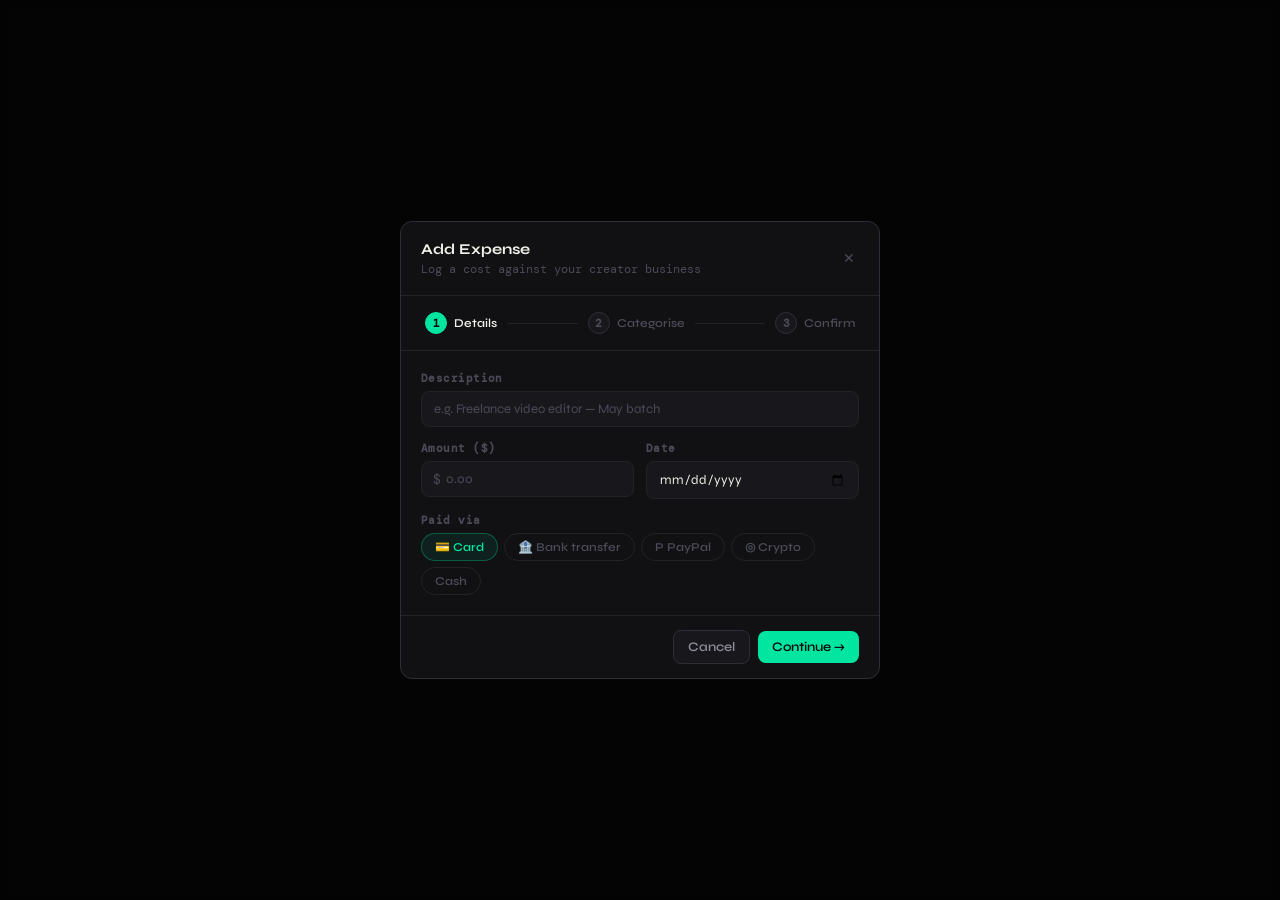
<file: Dashboard/expense/expense-modal.html>
<!DOCTYPE html>
<html lang="en">
<head>
  <meta charset="UTF-8">
  <meta name="viewport" content="width=device-width, initial-scale=1.0">
  <title>CreatorLedger — Expense Modal</title>
  <link href="https://fonts.googleapis.com/css2?family=Syne:wght@400;500;600;700;800&family=DM+Mono:wght@300;400;500&display=swap" rel="stylesheet">
  <link rel="stylesheet" href="../styles.css">
  <link rel="stylesheet" href="../expense/expense-modal.css">
</head>
<body>
<!-- Modal -->
<div class="modal-overlay open" id="expenseOverlay">
  <div class="modal">

    <div class="modal-header">
      <div>
        <div class="modal-title">Add Expense</div>
        <div class="expense-modal-sub">Log a cost against your creator business</div>
      </div>
      <div class="modal-close" id="expenseClose">✕</div>
    </div>

    <!-- Step indicator -->
    <div class="expense-steps">
      <div class="estep active" data-step="1">
        <div class="estep-dot">1</div>
        <div class="estep-label">Details</div>
      </div>
      <div class="estep-line"></div>
      <div class="estep" data-step="2">
        <div class="estep-dot">2</div>
        <div class="estep-label">Categorise</div>
      </div>
      <div class="estep-line"></div>
      <div class="estep" data-step="3">
        <div class="estep-dot">3</div>
        <div class="estep-label">Confirm</div>
      </div>
    </div>

    <!-- Step 1: Details -->
    <div class="modal-body" id="stepBody1">
      <div class="field-group">
        <label class="field-label">Description</label>
        <input class="field-input" id="expDesc" type="text"
               placeholder="e.g. Freelance video editor — May batch">
      </div>
      <div class="field-row">
        <div class="field-group">
          <label class="field-label">Amount ($)</label>
          <div class="amount-wrap">
            <span class="amount-prefix">$</span>
            <input class="field-input amount-input" id="expAmount"
                   type="number" step="0.01" placeholder="0.00">
          </div>
        </div>
        <div class="field-group">
          <label class="field-label">Date</label>
          <input class="field-input" id="expDate" type="date">
        </div>
      </div>
      <div class="field-group">
        <label class="field-label">Paid via</label>
        <div class="payment-pills">
          <span class="pay-pill active" data-pay="card">💳 Card</span>
          <span class="pay-pill" data-pay="bank">🏦 Bank transfer</span>
          <span class="pay-pill" data-pay="paypal">P PayPal</span>
          <span class="pay-pill" data-pay="crypto">◎ Crypto</span>
          <span class="pay-pill" data-pay="cash">Cash</span>
        </div>
      </div>
    </div>

    <!-- Step 2: Categorise -->
    <div class="modal-body hidden" id="stepBody2">
      <div class="field-group">
        <label class="field-label">Category</label>
        <div class="category-grid" id="categoryGrid"></div>
      </div>
      <div class="field-group" style="margin-top:4px;">
        <label class="field-label">Link to content (optional)</label>
        <select class="field-input" id="expContent">
          <option value="">— Not linked to a specific video —</option>
          <option>How I grew 50k subs in 60 days</option>
          <option>Honest review: Creator tools tier list</option>
          <option>Brand collab — SaaS tool review</option>
          <option>Patreon monthly Q&A + 3 Shorts</option>
        </select>
      </div>
      <div class="field-group">
        <label class="field-label">Is this tax-deductible?</label>
        <div class="toggle-row">
          <div class="tax-toggle" id="taxToggle">
            <div class="toggle-track">
              <div class="toggle-thumb"></div>
            </div>
            <span class="toggle-label" id="taxLabel">Yes — business expense</span>
          </div>
          <div class="tax-hint" id="taxHint">Deductible as a direct production cost</div>
        </div>
      </div>
    </div>

    <!-- Step 3: Confirm -->
    <div class="modal-body hidden" id="stepBody3">
      <div class="confirm-card">
        <div class="confirm-row">
          <span class="confirm-label">Description</span>
          <span class="confirm-val" id="cfDesc">—</span>
        </div>
        <div class="confirm-row">
          <span class="confirm-label">Amount</span>
          <span class="confirm-val confirm-amount" id="cfAmount">—</span>
        </div>
        <div class="confirm-row">
          <span class="confirm-label">Date</span>
          <span class="confirm-val" id="cfDate">—</span>
        </div>
        <div class="confirm-row">
          <span class="confirm-label">Category</span>
          <span class="confirm-val" id="cfCategory">—</span>
        </div>
        <div class="confirm-row">
          <span class="confirm-label">Linked content</span>
          <span class="confirm-val" id="cfContent">—</span>
        </div>
        <div class="confirm-row">
          <span class="confirm-label">Tax deductible</span>
          <span class="confirm-val" id="cfTax">—</span>
        </div>
        <div class="confirm-row">
          <span class="confirm-label">Paid via</span>
          <span class="confirm-val" id="cfPay">—</span>
        </div>
      </div>
      <div class="impact-bar" id="impactBar">
        <div class="impact-icon">◈</div>
        <div class="impact-text" id="impactText">—</div>
      </div>
    </div>

    <!-- Footer -->
    <div class="modal-footer">
      <button class="btn btn-ghost" id="expBack" style="display:none;">← Back</button>
      <div style="flex:1"></div>
      <button class="btn btn-ghost" id="expCancel">Cancel</button>
      <button class="btn btn-primary" id="expNext">Continue →</button>
    </div>

  </div>
</div>
<script src="./expense-modal.js"></script>
</body>
</html>
</file>
<file: Dashboard/styles.css>
/* ─── Design tokens ──────────────────────────────────── */
:root {
  --bg: #0A0A0B;
  --bg2: #111113;
  --bg3: #18181C;
  --border: #222228;
  --border2: #2E2E38;
  --text: #F0EFE8;
  --text2: #8C8B99;
  --text3: #4A4A58;
  --green: #00E5A0;
  --green2: #00B87A;
  --green-bg: rgba(0,229,160,0.08);
  --red: #FF5757;
  --red-bg: rgba(255,87,87,0.08);
  --amber: #FFB547;
  --amber-bg: rgba(255,181,71,0.08);
  --purple: #A78BFA;
  --purple-bg: rgba(167,139,250,0.08);
  --radius: 12px;
  --radius-sm: 8px;
}

/* ─── Reset ──────────────────────────────────────────── */
* { box-sizing: border-box; margin: 0; padding: 0; }
body {
  font-family: 'Syne', sans-serif;
  background: var(--bg);
  color: var(--text);
  min-height: 100vh;
  overflow-x: hidden;
}
.mono { font-family: 'DM Mono', monospace; }

/* ─── Layout ─────────────────────────────────────────── */
.app { display: flex; min-height: 100vh; }

.sidebar {
  width: 220px;
  flex-shrink: 0;
  background: var(--bg2);
  border-right: 1px solid var(--border);
  display: flex;
  flex-direction: column;
  padding: 24px 0;
  position: fixed;
  top: 0; left: 0;
  height: 100vh;
  z-index: 10;
}

.main {
  margin-left: 220px;
  flex: 1;
  padding: 32px;
  min-height: 100vh;
}

/* ─── Sidebar ────────────────────────────────────────── */
.logo {
  padding: 0 20px 24px;
  border-bottom: 1px solid var(--border);
}
.logo-mark { font-size: 16px; font-weight: 800; letter-spacing: -0.5px; }
.logo-mark span { color: var(--green); }
.logo-sub {
  font-size: 11px;
  color: var(--text3);
  margin-top: 2px;
  font-family: 'DM Mono', monospace;
}

.nav { padding: 16px 12px; flex: 1; }
.nav-label {
  font-size: 10px;
  font-weight: 600;
  color: var(--text3);
  letter-spacing: 0.1em;
  padding: 0 8px;
  margin-bottom: 6px;
  margin-top: 16px;
}
.nav-item {
  display: flex;
  align-items: center;
  gap: 10px;
  padding: 9px 10px;
  border-radius: var(--radius-sm);
  font-size: 13px;
  color: var(--text2);
  cursor: pointer;
  transition: all 0.15s;
  margin-bottom: 2px;
}
.nav-item:hover { background: var(--bg3); color: var(--text); }
.nav-item.active { background: var(--green-bg); color: var(--green); }
.nav-icon {
  width: 16px; height: 16px;
  display: flex; align-items: center; justify-content: center;
  font-size: 14px;
}

.sidebar-footer {
  padding: 16px 20px;
  border-top: 1px solid var(--border);
}
.creator-pill { display: flex; align-items: center; gap: 10px; }
.creator-avatar {
  width: 32px; height: 32px;
  border-radius: 50%;
  background: linear-gradient(135deg, #A78BFA, #00E5A0);
  display: flex; align-items: center; justify-content: center;
  font-size: 12px; font-weight: 700;
  color: #0A0A0B;
  flex-shrink: 0;
}
.creator-name { font-size: 13px; font-weight: 600; }
.creator-handle {
  font-size: 11px;
  color: var(--text3);
  font-family: 'DM Mono', monospace;
}

/* ─── Top bar ────────────────────────────────────────── */
.topbar {
  display: flex;
  align-items: center;
  justify-content: space-between;
  margin-bottom: 32px;
}
.page-title { font-size: 22px; font-weight: 700; letter-spacing: -0.5px; }
.page-subtitle {
  font-size: 13px;
  color: var(--text3);
  margin-top: 2px;
  font-family: 'DM Mono', monospace;
}
.topbar-right { display: flex; align-items: center; gap: 10px; }

/* ─── Buttons ────────────────────────────────────────── */
.btn {
  display: inline-flex;
  align-items: center;
  gap: 6px;
  padding: 8px 14px;
  border-radius: var(--radius-sm);
  font-size: 13px;
  font-weight: 600;
  font-family: 'Syne', sans-serif;
  cursor: pointer;
  border: none;
  transition: all 0.15s;
}
.btn-primary { background: var(--green); color: #0A0A0B; }
.btn-primary:hover { background: var(--green2); }
.btn-ghost { background: var(--bg3); color: var(--text2); border: 1px solid var(--border2); }
.btn-ghost:hover { color: var(--text); border-color: var(--text3); }

/* ─── Metric cards ───────────────────────────────────── */
.metrics-row {
  display: grid;
  grid-template-columns: repeat(4, 1fr);
  gap: 16px;
  margin-bottom: 24px;
}
.metric-card {
  background: var(--bg2);
  border: 1px solid var(--border);
  border-radius: var(--radius);
  padding: 20px;
  position: relative;
  overflow: hidden;
  transition: border-color 0.2s;
}
.metric-card:hover { border-color: var(--border2); }
.metric-card::before {
  content: '';
  position: absolute;
  top: 0; left: 0; right: 0;
  height: 1px;
}
.metric-card.green::before { background: linear-gradient(90deg, transparent, var(--green), transparent); }
.metric-card.red::before   { background: linear-gradient(90deg, transparent, var(--red), transparent); }
.metric-card.amber::before { background: linear-gradient(90deg, transparent, var(--amber), transparent); }
.metric-card.purple::before{ background: linear-gradient(90deg, transparent, var(--purple), transparent); }

.metric-label {
  font-size: 11px;
  color: var(--text3);
  font-family: 'DM Mono', monospace;
  letter-spacing: 0.04em;
  margin-bottom: 10px;
}
.metric-value {
  font-size: 28px;
  font-weight: 700;
  letter-spacing: -1px;
  line-height: 1;
  margin-bottom: 8px;
}
.metric-value.green  { color: var(--green); }
.metric-value.red    { color: var(--red); }
.metric-value.amber  { color: var(--amber); }
.metric-value.purple { color: var(--purple); }

.metric-change {
  display: inline-flex;
  align-items: center;
  gap: 4px;
  font-size: 11px;
  font-family: 'DM Mono', monospace;
  padding: 2px 7px;
  border-radius: 20px;
}
.metric-change.up   { background: var(--green-bg); color: var(--green); }
.metric-change.down { background: var(--red-bg);   color: var(--red); }
.metric-change.warn { background: var(--amber-bg); color: var(--amber); }

/* ─── Grid layouts ───────────────────────────────────── */
.grid-3-1 {
  display: grid;
  grid-template-columns: 2fr 1fr;
  gap: 16px;
  margin-bottom: 24px;
}

/* ─── Cards ──────────────────────────────────────────── */
.card {
  background: var(--bg2);
  border: 1px solid var(--border);
  border-radius: var(--radius);
  padding: 20px;
}
.card-header {
  display: flex;
  align-items: center;
  justify-content: space-between;
  margin-bottom: 16px;
}
.card-title { font-size: 13px; font-weight: 600; color: var(--text2); letter-spacing: 0.02em; }
.card-action { font-size: 11px; color: var(--text3); cursor: pointer; font-family: 'DM Mono', monospace; text-decoration: none; }
.card-action:hover { color: var(--green); }

/* ─── Revenue chart ──────────────────────────────────── */
.chart-bars { display: flex; align-items: flex-end; gap: 6px; height: 100px; }
.bar-group  { display: flex; align-items: flex-end; gap: 2px; flex: 1; }
.bar {
  flex: 1;
  border-radius: 3px 3px 0 0;
  min-height: 4px;
  transition: opacity 0.2s;
  cursor: pointer;
  position: relative;
}
.bar:hover { opacity: 0.75; }
.bar.income  { background: var(--green); }
.bar.expense { background: var(--border2); }
.bar-tooltip {
  position: absolute;
  bottom: calc(100% + 6px);
  left: 50%;
  transform: translateX(-50%);
  background: var(--bg3);
  border: 1px solid var(--border2);
  border-radius: 6px;
  padding: 5px 8px;
  font-size: 10px;
  font-family: 'DM Mono', monospace;
  white-space: nowrap;
  opacity: 0;
  pointer-events: none;
  transition: opacity 0.15s;
  z-index: 5;
}
.bar:hover .bar-tooltip { opacity: 1; }

.chart-labels { display: flex; gap: 6px; margin-top: 8px; }
.chart-label {
  flex: 1;
  text-align: center;
  font-size: 10px;
  color: var(--text3);
  font-family: 'DM Mono', monospace;
}
.chart-legend { display: flex; gap: 12px; margin-bottom: 12px; }
.legend-item {
  display: flex; align-items: center; gap: 5px;
  font-size: 11px; color: var(--text3);
  font-family: 'DM Mono', monospace;
}
.legend-dot { width: 8px; height: 8px; border-radius: 2px; }

/* ─── Revenue streams ────────────────────────────────── */
.stream-list { display: flex; flex-direction: column; gap: 10px; }
.stream-item { display: flex; align-items: center; gap: 12px; }
.stream-icon {
  width: 32px; height: 32px;
  border-radius: 8px;
  display: flex; align-items: center; justify-content: center;
  font-size: 14px; flex-shrink: 0;
}
.stream-info  { flex: 1; }
.stream-name  { font-size: 13px; font-weight: 500; }
.stream-detail {
  font-size: 11px;
  color: var(--text3);
  font-family: 'DM Mono', monospace;
  margin-top: 1px;
}
.stream-amount { font-size: 14px; font-weight: 600; font-family: 'DM Mono', monospace; }
.stream-bar-track {
  height: 2px;
  background: var(--border);
  border-radius: 1px;
  margin-top: 5px;
  overflow: hidden;
}
.stream-bar-fill { height: 100%; border-radius: 1px; }

/* ─── Content P&L table ──────────────────────────────── */
.ct-header {
  display: grid;
  grid-template-columns: 2fr 1fr 1fr 1fr 80px;
  gap: 10px;
  padding: 0 0 10px;
  border-bottom: 1px solid var(--border);
}
.ct-label {
  font-size: 10px;
  color: var(--text3);
  font-family: 'DM Mono', monospace;
  letter-spacing: 0.06em;
}
.ct-row {
  display: grid;
  grid-template-columns: 2fr 1fr 1fr 1fr 80px;
  gap: 10px;
  padding: 12px 0;
  border-bottom: 1px solid var(--border);
  align-items: center;
  cursor: pointer;
  transition: all 0.15s;
  border-radius: 6px;
}
.ct-row:hover {
  background: var(--bg3);
  padding-left: 8px;
  padding-right: 8px;
  margin: 0 -8px;
}
.ct-row:last-child { border-bottom: none; }
.ct-title    { font-size: 13px; font-weight: 500; }
.ct-platform {
  font-size: 10px;
  color: var(--text3);
  font-family: 'DM Mono', monospace;
  margin-top: 2px;
}
.ct-val { font-size: 13px; font-family: 'DM Mono', monospace; }
.ct-val.pos     { color: var(--green); }
.ct-val.neg     { color: var(--red); }
.ct-val.neutral { color: var(--text2); }

.profit-badge {
  display: inline-flex;
  padding: 3px 8px;
  border-radius: 20px;
  font-size: 11px;
  font-family: 'DM Mono', monospace;
  font-weight: 500;
}
.profit-badge.high { background: var(--green-bg); color: var(--green); }
.profit-badge.mid  { background: var(--amber-bg); color: var(--amber); }
.profit-badge.low  { background: var(--red-bg);   color: var(--red); }

/* ─── Tax jar ────────────────────────────────────────── */
.tax-jar { text-align: center; padding: 8px 0; }
.jar-ring {
  width: 100px; height: 100px;
  border-radius: 50%;
  margin: 0 auto 12px;
  position: relative;
  display: flex; align-items: center; justify-content: center;
}
.jar-svg { position: absolute; top: 0; left: 0; }
.jar-inner  { text-align: center; }
.jar-pct    { font-size: 22px; font-weight: 700; color: var(--amber); }
.jar-lbl    { font-size: 10px; color: var(--text3); font-family: 'DM Mono', monospace; }
.jar-stats  { display: grid; grid-template-columns: 1fr 1fr; gap: 10px; margin-top: 12px; }
.jar-stat   { background: var(--bg3); border-radius: 8px; padding: 10px; text-align: center; }
.jar-stat-val { font-size: 15px; font-weight: 600; font-family: 'DM Mono', monospace; margin-bottom: 2px; }
.jar-stat-lbl { font-size: 10px; color: var(--text3); }
.jar-warning {
  margin-top: 12px;
  padding: 10px;
  background: var(--amber-bg);
  border-radius: 8px;
  font-size: 11px;
  color: var(--amber);
  font-family: 'DM Mono', monospace;
  text-align: left;
}

/* ─── AI insight bar ─────────────────────────────────── */
.ai-bar {
  background: linear-gradient(135deg, rgba(167,139,250,0.12), rgba(0,229,160,0.08));
  border: 1px solid rgba(167,139,250,0.2);
  border-radius: var(--radius);
  padding: 14px 16px;
  display: flex;
  align-items: flex-start;
  gap: 10px;
  margin-bottom: 24px;
}
.ai-icon {
  width: 28px; height: 28px;
  border-radius: 8px;
  background: var(--purple-bg);
  border: 1px solid rgba(167,139,250,0.3);
  display: flex; align-items: center; justify-content: center;
  font-size: 13px; flex-shrink: 0; margin-top: 1px;
}
.ai-text { font-size: 13px; color: var(--text); line-height: 1.6; }
.ai-text strong { color: var(--green); }
.ai-meta { color: var(--text3); font-size: 12px; font-family: 'DM Mono', monospace; }

/* ─── Animations ─────────────────────────────────────── */
@keyframes fadeUp {
  from { opacity: 0; transform: translateY(8px); }
  to   { opacity: 1; transform: translateY(0); }
}
.metric-card { animation: fadeUp 0.4s ease both; }
.metric-card:nth-child(1) { animation-delay: 0.05s; }
.metric-card:nth-child(2) { animation-delay: 0.10s; }
.metric-card:nth-child(3) { animation-delay: 0.15s; }
.metric-card:nth-child(4) { animation-delay: 0.20s; }

@keyframes fadeIn {
  from { opacity: 0; }
  to   { opacity: 1; }
}
.ai-bar, .grid-3-1 { animation: fadeIn 0.5s ease 0.25s both; }

/* Generic success styles for modal confirmations */
.modal .revenue-success,
.modal .content-success,
.modal .expense-success {
  display: flex; flex-direction: column; align-items: center;
  justify-content: center; gap: 12px;
  padding: 40px 24px; text-align: center;
}
.success-ring {
  width: 56px; height: 56px; border-radius: 50%;
  background: var(--green-bg);
  border: 2px solid var(--green);
  display: flex; align-items: center; justify-content: center;
  font-size: 22px;
}
.success-title  { font-size: 17px; font-weight: 700; }
.success-sub    { font-size: 13px; color: var(--text3); font-family: 'DM Mono', monospace; }
</file>
<file: Dashboard/expense/expense-modal.css>
/* ─── Overlay ────────────────────────────────────────── */
.modal-overlay {
  position: fixed; inset: 0;
  background: rgba(0, 0, 0, 0.6);
  backdrop-filter: blur(4px);
  z-index: 100;
  display: flex; align-items: center; justify-content: center;
  opacity: 0; pointer-events: none;
  transition: opacity 0.2s;
}
.modal-overlay.open {
  opacity: 1; pointer-events: all;
}

/* ─── Modal shell ────────────────────────────────────── */
.modal {
  background: var(--bg2);
  border: 1px solid var(--border2);
  border-radius: var(--radius);
  width: 480px;
  max-width: calc(100vw - 40px);
  transform: translateY(12px);
  transition: transform 0.2s cubic-bezier(0.16,1,0.3,1);
}
.modal-overlay.open .modal {
  transform: translateY(0);
}

/* ─── Header ─────────────────────────────────────────── */
.modal-header {
  display: flex; align-items: center; justify-content: space-between;
  padding: 18px 20px; border-bottom: 1px solid var(--border);
}
.modal-title {
  font-size: 15px; font-weight: 700;
}
.expense-modal-sub {
  font-size: 12px; color: var(--text3);
  font-family: 'DM Mono', monospace; margin-top: 3px;
}
.modal-close {
  font-size: 14px; color: var(--text3); cursor: pointer;
  padding: 4px; transition: color 0.15s;
}
.modal-close:hover { color: var(--text); }

/* ─── Step indicator ─────────────────────────────────── */
.expense-steps {
  display: flex; align-items: center;
  padding: 16px 24px;
  border-bottom: 1px solid var(--border);
  flex-shrink: 0;
}
.estep {
  display: flex; align-items: center; gap: 7px;
  cursor: default; flex-shrink: 0;
}
.estep-dot {
  width: 22px; height: 22px;
  border-radius: 50%;
  background: var(--bg3);
  border: 1px solid var(--border2);
  display: flex; align-items: center; justify-content: center;
  font-size: 11px; font-weight: 700;
  color: var(--text3);
  transition: all 0.2s;
  font-family: 'DM Mono', monospace;
}
.estep-label {
  font-size: 12px; font-weight: 600; color: var(--text3);
  transition: color 0.2s;
}
.estep.active .estep-dot {
  background: var(--green);
  border-color: var(--green);
  color: #0A0A0B;
}
.estep.active .estep-label { color: var(--text); }
.estep.done .estep-dot {
  background: var(--green-bg);
  border-color: var(--green);
  color: var(--green);
}
.estep.done .estep-label { color: var(--text2); }

.estep-line {
  flex: 1; height: 1px;
  background: var(--border);
  margin: 0 10px;
}

/* ─── Step body ──────────────────────────────────────── */
.modal-body {
  padding: 20px;
  display: flex; flex-direction: column; gap: 14px;
}
.modal-body.hidden { display: none; }

/* ─── Fields ─────────────────────────────────────────── */
.field-group { display: flex; flex-direction: column; gap: 6px; flex: 1; }
.field-row   { display: flex; gap: 12px; }
.field-label {
  font-size: 11px; font-weight: 600;
  color: var(--text3); letter-spacing: 0.04em;
  font-family: 'DM Mono', monospace;
}
.field-input {
  background: var(--bg3);
  border: 1px solid var(--border);
  border-radius: var(--radius-sm);
  padding: 9px 12px;
  font-size: 13px; color: var(--text);
  font-family: 'Syne', sans-serif;
  outline: none;
  transition: border-color 0.15s;
  width: 100%;
}
.field-input:focus { border-color: var(--green); }
.field-input::placeholder { color: var(--text3); }
.field-input option { background: var(--bg3); }

.amount-wrap { position: relative; }
.amount-prefix {
  position: absolute; left: 12px; top: 50%;
  transform: translateY(-50%);
  font-size: 13px; color: var(--text3);
  font-family: 'DM Mono', monospace;
  pointer-events: none;
}
.amount-input { padding-left: 24px; }

/* ─── Payment pills ──────────────────────────────────── */
.payment-pills { display: flex; flex-wrap: wrap; gap: 6px; }
.pay-pill {
  font-size: 12px; font-weight: 600;
  padding: 6px 13px;
  border-radius: 20px;
  border: 1px solid var(--border);
  background: transparent;
  color: var(--text3);
  cursor: pointer;
  transition: all 0.15s;
  font-family: 'Syne', sans-serif;
}
.pay-pill:hover { border-color: var(--border2); color: var(--text2); }
.pay-pill.active {
  background: var(--green-bg);
  border-color: rgba(0, 229, 160, 0.3);
  color: var(--green);
}

/* ─── Category grid ──────────────────────────────────── */
.category-grid {
  display: grid;
  grid-template-columns: repeat(3, 1fr);
  gap: 8px;
}
.cat-item {
  display: flex; flex-direction: column; align-items: center;
  gap: 6px; padding: 12px 8px;
  border: 1px solid var(--border);
  border-radius: var(--radius-sm);
  cursor: pointer; transition: all 0.15s;
  text-align: center;
}
.cat-item:hover { border-color: var(--border2); background: var(--bg3); }
.cat-item.active {
  border-color: rgba(0, 229, 160, 0.3);
  background: var(--green-bg);
}
.cat-icon {
  font-size: 18px; line-height: 1;
}
.cat-label {
  font-size: 11px; font-weight: 600; color: var(--text2);
  line-height: 1.2;
}
.cat-item.active .cat-label { color: var(--green); }

/* ─── Tax toggle ─────────────────────────────────────── */
.toggle-row { display: flex; flex-direction: column; gap: 6px; }
.tax-toggle { display: flex; align-items: center; gap: 10px; cursor: pointer; }
.toggle-track {
  width: 38px; height: 22px;
  border-radius: 11px;
  background: var(--border2);
  position: relative; flex-shrink: 0;
  transition: background 0.2s;
}
.toggle-track.on { background: var(--green); }
.toggle-thumb {
  position: absolute;
  top: 3px; left: 3px;
  width: 16px; height: 16px;
  border-radius: 50%;
  background: var(--text3);
  transition: transform 0.2s, background 0.2s;
}
.toggle-track.on .toggle-thumb {
  transform: translateX(16px);
  background: #0A0A0B;
}
.toggle-label { font-size: 13px; color: var(--text2); font-weight: 500; }
.tax-hint {
  font-size: 11px; color: var(--text3);
  font-family: 'DM Mono', monospace;
  padding: 6px 10px;
  background: var(--bg3); border-radius: 6px;
}

/* ─── Confirm card ───────────────────────────────────── */
.confirm-card {
  background: var(--bg3);
  border: 1px solid var(--border);
  border-radius: var(--radius-sm);
  overflow: hidden;
}
.confirm-row {
  display: flex; align-items: center; justify-content: space-between;
  padding: 11px 14px;
  border-bottom: 1px solid var(--border);
  gap: 12px;
}
.confirm-row:last-child { border-bottom: none; }
.confirm-label {
  font-size: 11px; color: var(--text3);
  font-family: 'DM Mono', monospace; flex-shrink: 0;
}
.confirm-val {
  font-size: 13px; color: var(--text); font-weight: 500;
  text-align: right;
}
.confirm-amount {
  font-size: 16px; font-weight: 700;
  color: var(--red);
  font-family: 'DM Mono', monospace;
}

/* ─── Impact bar ─────────────────────────────────────── */
.impact-bar {
  display: flex; align-items: flex-start; gap: 10px;
  padding: 12px 14px;
  background: var(--amber-bg);
  border: 1px solid rgba(255, 181, 71, 0.2);
  border-radius: var(--radius-sm);
  margin-top: 12px;
}
.impact-icon { font-size: 14px; color: var(--amber); flex-shrink: 0; margin-top: 1px; }
.impact-text { font-size: 12px; color: var(--amber); line-height: 1.6; font-family: 'DM Mono', monospace; }

/* ─── Success state ──────────────────────────────────── */
.expense-success {
  display: flex; flex-direction: column; align-items: center;
  justify-content: center; gap: 12px;
  padding: 40px 24px; text-align: center;
}
.success-ring {
  width: 56px; height: 56px; border-radius: 50%;
  background: var(--green-bg);
  border: 2px solid var(--green);
  display: flex; align-items: center; justify-content: center;
  font-size: 22px;
}
.success-title  { font-size: 17px; font-weight: 700; }
.success-sub    { font-size: 13px; color: var(--text3); font-family: 'DM Mono', monospace; }

/* ─── Footer ─────────────────────────────────────────── */
.modal-footer {
  display: flex; align-items: center; gap: 8px;
  padding: 14px 20px;
  border-top: 1px solid var(--border);
  justify-content: flex-end;
  flex-shrink: 0;
}
</file>
<file: Content-P&L/content-pl.css>
/* ─── Period toggle ──────────────────────────────────── */
.period-toggle {
  display: flex;
  background: var(--bg3);
  border: 1px solid var(--border2);
  border-radius: var(--radius-sm);
  padding: 3px;
  gap: 2px;
}
.period-btn {
  font-size: 12px;
  font-weight: 600;
  padding: 5px 12px;
  border-radius: 6px;
  cursor: pointer;
  color: var(--text3);
  transition: all 0.15s;
  font-family: 'Syne', sans-serif;
}
.period-btn.active { background: var(--bg2); color: var(--text); }
.period-btn:hover:not(.active) { color: var(--text2); }

/* ─── Margin bars ────────────────────────────────────── */
.margin-bars { display: flex; flex-direction: column; gap: 12px; }
.mb-row { display: flex; align-items: center; gap: 12px; }
.mb-label {
  width: 120px; font-size: 12px; color: var(--text2);
  flex-shrink: 0; font-family: 'DM Mono', monospace;
}
.mb-track { flex: 1; height: 6px; background: var(--border); border-radius: 3px; overflow: hidden; }
.mb-fill  { height: 100%; border-radius: 3px; transition: width 0.6s cubic-bezier(0.16,1,0.3,1); }
.mb-pct   { width: 40px; text-align: right; font-size: 12px; font-weight: 600; font-family: 'DM Mono', monospace; flex-shrink: 0; }
.mb-revenue { width: 60px; text-align: right; font-size: 11px; color: var(--text3); font-family: 'DM Mono', monospace; flex-shrink: 0; }

/* ─── Donut chart ────────────────────────────────────── */
.donut-wrap {
  display: flex; align-items: center; justify-content: center;
  position: relative; margin-bottom: 16px;
}
.donut-center { position: absolute; text-align: center; pointer-events: none; }
.donut-total  { font-size: 14px; font-weight: 700; letter-spacing: -0.5px; }
.donut-label  { font-size: 10px; color: var(--text3); font-family: 'DM Mono', monospace; }
.donut-legend { display: flex; flex-direction: column; gap: 8px; }
.dl-item { display: flex; align-items: center; gap: 8px; }
.dl-dot  { width: 8px; height: 8px; border-radius: 2px; flex-shrink: 0; }
.dl-name { font-size: 12px; color: var(--text2); flex: 1; }
.dl-pct  { font-size: 12px; font-family: 'DM Mono', monospace; color: var(--text3); }
.dl-val  { font-size: 12px; font-family: 'DM Mono', monospace; color: var(--text); font-weight: 600; }

/* ─── Table controls ─────────────────────────────────── */
.table-controls {
  display: flex; align-items: center;
  justify-content: space-between;
  margin-bottom: 12px; gap: 12px;
}
.filter-tabs { display: flex; gap: 4px; }
.filter-tab {
  font-size: 12px; font-weight: 600;
  padding: 6px 14px; border-radius: var(--radius-sm);
  border: 1px solid var(--border);
  color: var(--text3); cursor: pointer;
  transition: all 0.15s; font-family: 'Syne', sans-serif;
  background: transparent;
}
.filter-tab:hover { color: var(--text2); border-color: var(--border2); }
.filter-tab.active { background: var(--green-bg); color: var(--green); border-color: rgba(0,229,160,0.2); }

.search-wrap {
  display: flex; align-items: center; gap: 8px;
  background: var(--bg2); border: 1px solid var(--border);
  border-radius: var(--radius-sm); padding: 7px 12px;
  transition: border-color 0.15s;
}
.search-wrap:focus-within { border-color: var(--border2); }
.search-icon  { font-size: 14px; color: var(--text3); }
.search-input {
  background: transparent; border: none; outline: none;
  font-size: 13px; color: var(--text); font-family: 'Syne', sans-serif; width: 180px;
}
.search-input::placeholder { color: var(--text3); }

/* ─── Full P&L table ─────────────────────────────────── */
.pl-table-header {
  display: grid;
  grid-template-columns: 2.5fr 100px 90px 90px 90px 80px 60px 70px;
  padding: 10px 20px;
  border-bottom: 1px solid var(--border);
  background: var(--bg3);
}
.pl-col-title, .pl-col {
  font-size: 10px; color: var(--text3);
  font-family: 'DM Mono', monospace; letter-spacing: 0.06em; padding: 2px 0;
}
.pl-sort { cursor: pointer; user-select: none; display: flex; align-items: center; gap: 4px; }
.pl-sort:hover { color: var(--text2); }
.sort-arrow { font-size: 10px; color: var(--text3); }
.sort-arrow.active-sort { color: var(--green); }

.pl-row {
  display: grid;
  grid-template-columns: 2.5fr 100px 90px 90px 90px 80px 60px 70px;
  padding: 14px 20px;
  border-bottom: 1px solid var(--border);
  align-items: center;
  cursor: pointer;
  transition: background 0.12s;
}
.pl-row:hover { background: var(--bg3); }
.pl-row:last-child { border-bottom: none; }
.pl-row.selected { background: rgba(0,229,160,0.04); border-left: 2px solid var(--green); padding-left: 18px; }

.pl-title-cell { display: flex; flex-direction: column; gap: 2px; padding-right: 16px; }
.pl-title { font-size: 13px; font-weight: 500; color: var(--text); line-height: 1.3; }
.pl-meta  { font-size: 10px; color: var(--text3); font-family: 'DM Mono', monospace; }

.pl-platform-badge {
  display: inline-flex; align-items: center; gap: 4px;
  font-size: 10px; font-family: 'DM Mono', monospace;
  padding: 3px 8px; border-radius: 20px; font-weight: 500;
}
.platform-yt { background: rgba(255,87,87,0.1);   color: #FF5757; }
.platform-pt { background: rgba(255,181,71,0.1);  color: #FFB547; }
.platform-bd { background: rgba(0,229,160,0.1);   color: #00E5A0; }
.platform-tk { background: rgba(167,139,250,0.1); color: #A78BFA; }

.pl-num { font-size: 13px; font-family: 'DM Mono', monospace; }
.pl-num.pos { color: var(--green); }
.pl-num.neg { color: var(--red); }
.pl-num.neu { color: var(--text2); }

.pl-margin-cell { display: flex; align-items: center; gap: 6px; }
.pl-margin-bar-track { width: 32px; height: 3px; background: var(--border); border-radius: 2px; overflow: hidden; }
.pl-margin-bar-fill  { height: 100%; border-radius: 2px; }
.pl-rpm { font-size: 12px; font-family: 'DM Mono', monospace; color: var(--text2); }
.pl-empty { padding: 48px 20px; text-align: center; color: var(--text3); font-size: 13px; font-family: 'DM Mono', monospace; }

/* ─── Detail drawer ──────────────────────────────────── */
.detail-drawer {
  position: fixed; top: 0; right: -420px;
  width: 400px; height: 100vh;
  background: var(--bg2); border-left: 1px solid var(--border);
  z-index: 50; transition: right 0.3s cubic-bezier(0.16,1,0.3,1);
  display: flex; flex-direction: column; overflow: hidden;
}
.detail-drawer.open { right: 0; }
.drawer-header {
  display: flex; align-items: center; justify-content: space-between;
  padding: 20px 24px; border-bottom: 1px solid var(--border); flex-shrink: 0;
}
.drawer-title { font-size: 15px; font-weight: 600; line-height: 1.3; padding-right: 16px; }
.drawer-close { font-size: 14px; color: var(--text3); cursor: pointer; padding: 4px; transition: color 0.15s; }
.drawer-close:hover { color: var(--text); }
.drawer-body { padding: 20px 24px; overflow-y: auto; flex: 1; }

.drawer-metrics { display: grid; grid-template-columns: 1fr 1fr; gap: 10px; margin-bottom: 20px; }
.drawer-metric  { background: var(--bg3); border-radius: var(--radius-sm); padding: 12px; }
.drawer-metric-label {
  font-size: 10px; color: var(--text3);
  font-family: 'DM Mono', monospace; letter-spacing: 0.04em; margin-bottom: 4px;
}
.drawer-metric-val { font-size: 18px; font-weight: 700; font-family: 'DM Mono', monospace; }
.drawer-section-title {
  font-size: 10px; font-weight: 600; color: var(--text3);
  letter-spacing: 0.08em; margin-bottom: 10px; margin-top: 20px;
}

.cost-breakdown { display: flex; flex-direction: column; gap: 8px; }
.cost-item {
  display: flex; justify-content: space-between; align-items: center;
  font-size: 13px; padding: 8px 12px;
  background: var(--bg3); border-radius: var(--radius-sm);
}
.cost-name { color: var(--text2); }
.cost-val  { font-family: 'DM Mono', monospace; color: var(--red); }

.margin-vis { background: var(--bg3); border-radius: var(--radius-sm); padding: 14px; margin-top: 16px; }
.margin-vis-label {
  display: flex; justify-content: space-between;
  font-size: 11px; color: var(--text3);
  font-family: 'DM Mono', monospace; margin-bottom: 8px;
}
.margin-vis-track { height: 8px; background: var(--border); border-radius: 4px; overflow: hidden; }
.margin-vis-fill  { height: 100%; border-radius: 4px; transition: width 0.5s cubic-bezier(0.16,1,0.3,1); }

/* ─── Log Content modal ──────────────────────────────── */
.modal-overlay {
  position: fixed; inset: 0; background: rgba(0,0,0,0.6);
  backdrop-filter: blur(4px); z-index: 100;
  display: flex; align-items: center; justify-content: center;
  opacity: 0; pointer-events: none; transition: opacity 0.2s;
}
.modal-overlay.open { opacity: 1; pointer-events: all; }
.modal {
  background: var(--bg2); border: 1px solid var(--border2);
  border-radius: var(--radius); width: 480px;
  max-width: calc(100vw - 40px);
  transform: translateY(12px);
  transition: transform 0.2s cubic-bezier(0.16,1,0.3,1);
}
.modal-overlay.open .modal { transform: translateY(0); }
.modal-header {
  display: flex; align-items: center; justify-content: space-between;
  padding: 18px 20px; border-bottom: 1px solid var(--border);
}
.modal-title { font-size: 15px; font-weight: 700; }
.modal-close { font-size: 14px; color: var(--text3); cursor: pointer; padding: 4px; }
.modal-close:hover { color: var(--text); }
.modal-body { padding: 20px; display: flex; flex-direction: column; gap: 14px; }
.field-group { display: flex; flex-direction: column; gap: 6px; flex: 1; }
.field-row   { display: flex; gap: 12px; }
.field-label { font-size: 11px; font-weight: 600; color: var(--text3); letter-spacing: 0.04em; font-family: 'DM Mono', monospace; }
.field-input {
  background: var(--bg3); border: 1px solid var(--border);
  border-radius: var(--radius-sm); padding: 9px 12px;
  font-size: 13px; color: var(--text); font-family: 'Syne', sans-serif;
  outline: none; transition: border-color 0.15s; width: 100%;
}
.field-input:focus { border-color: var(--green); }
.field-input option { background: var(--bg3); }
.modal-footer {
  display: flex; justify-content: flex-end; gap: 8px;
  padding: 14px 20px; border-top: 1px solid var(--border);
}
</file>
<file: Expenses/expenses.css>
/* ─── Period toggle ──────────────────────────────────── */
.period-toggle {
  display: flex; background: var(--bg3);
  border: 1px solid var(--border2); border-radius: var(--radius-sm);
  padding: 3px; gap: 2px;
}
.period-btn {
  font-size: 12px; font-weight: 600; padding: 5px 12px;
  border-radius: 6px; cursor: pointer; color: var(--text3);
  transition: all 0.15s; font-family: 'Syne', sans-serif;
}
.period-btn.active { background: var(--bg2); color: var(--text); }
.period-btn:hover:not(.active) { color: var(--text2); }

/* ─── Category bars ──────────────────────────────────── */
.cat-bar-row { display: flex; align-items: center; gap: 10px; margin-bottom: 12px; }
.cat-bar-icon {
  width: 28px; height: 28px; border-radius: 7px;
  display: flex; align-items: center; justify-content: center;
  font-size: 13px; flex-shrink: 0;
}
.cat-bar-info { flex: 1; min-width: 0; }
.cat-bar-name { font-size: 12px; font-weight: 500; color: var(--text2); margin-bottom: 4px; }
.cat-bar-track { height: 5px; background: var(--border); border-radius: 3px; overflow: hidden; }
.cat-bar-fill  { height: 100%; border-radius: 3px; transition: width 0.6s cubic-bezier(0.16,1,0.3,1); }
.cat-bar-right { text-align: right; flex-shrink: 0; }
.cat-bar-amt   { font-size: 13px; font-weight: 600; font-family: 'DM Mono', monospace; }
.cat-bar-pct   { font-size: 10px; color: var(--text3); font-family: 'DM Mono', monospace; }

/* ─── Donut ──────────────────────────────────────────── */
.hidden { display: none !important; }
.exp-donut-wrap {
  display: flex; align-items: center; justify-content: center;
  position: relative; margin-bottom: 14px;
}
.exp-donut-center { position: absolute; text-align: center; pointer-events: none; }
.exp-donut-val  { font-size: 14px; font-weight: 700; letter-spacing: -0.5px; }
.exp-donut-lbl  { font-size: 10px; color: var(--text3); font-family: 'DM Mono', monospace; }
.donut-legend   { display: flex; flex-direction: column; gap: 7px; }
.dl-item  { display: flex; align-items: center; gap: 8px; }
.dl-dot   { width: 8px; height: 8px; border-radius: 2px; flex-shrink: 0; }
.dl-name  { font-size: 12px; color: var(--text2); flex: 1; }
.dl-pct   { font-size: 12px; font-family: 'DM Mono', monospace; color: var(--text3); }
.dl-val   { font-size: 12px; font-family: 'DM Mono', monospace; color: var(--text); font-weight: 600; }

/* ─── Monthly trend ──────────────────────────────────── */
.trend-list { display: flex; flex-direction: column; gap: 8px; }
.trend-row  { display: flex; align-items: center; gap: 10px; }
.trend-month { width: 32px; font-size: 11px; color: var(--text3); font-family: 'DM Mono', monospace; flex-shrink: 0; }
.trend-track { flex: 1; height: 5px; background: var(--border); border-radius: 3px; overflow: hidden; }
.trend-fill  { height: 100%; border-radius: 3px; transition: width 0.6s cubic-bezier(0.16,1,0.3,1); }
.trend-val   { width: 52px; text-align: right; font-size: 12px; font-family: 'DM Mono', monospace; color: var(--text2); flex-shrink: 0; }
.trend-delta { width: 42px; text-align: right; font-size: 11px; font-family: 'DM Mono', monospace; flex-shrink: 0; }

/* ─── Table controls ─────────────────────────────────── */
.table-controls { display: flex; align-items: center; justify-content: space-between; gap: 12px; }
.filter-tabs { display: flex; gap: 4px; flex-wrap: wrap; }
.filter-tab {
  font-size: 12px; font-weight: 600; padding: 6px 12px;
  border-radius: var(--radius-sm); border: 1px solid var(--border);
  color: var(--text3); cursor: pointer; transition: all 0.15s;
  font-family: 'Syne', sans-serif; background: transparent;
}
.filter-tab:hover { color: var(--text2); border-color: var(--border2); }
.filter-tab.active { background: var(--red-bg); color: var(--red); border-color: rgba(255,87,87,0.2); }

.search-wrap {
  display: flex; align-items: center; gap: 8px;
  background: var(--bg2); border: 1px solid var(--border);
  border-radius: var(--radius-sm); padding: 7px 12px;
  transition: border-color 0.15s;
}
.search-wrap:focus-within { border-color: var(--border2); }
.search-icon  { font-size: 14px; color: var(--text3); }
.search-input {
  background: transparent; border: none; outline: none;
  font-size: 13px; color: var(--text); font-family: 'Syne', sans-serif; width: 180px;
}
.search-input::placeholder { color: var(--text3); }

/* ─── Expenses table ─────────────────────────────────── */
.exp-table-header {
  display: grid;
  grid-template-columns: 2fr 90px 130px 160px 100px 90px;
  padding: 10px 20px;
  border-bottom: 1px solid var(--border);
  background: var(--bg3);
}
.exp-col-wide, .exp-col {
  font-size: 10px; color: var(--text3);
  font-family: 'DM Mono', monospace; letter-spacing: 0.06em;
}
.exp-row {
  display: grid;
  grid-template-columns: 2fr 90px 130px 160px 100px 90px;
  padding: 13px 20px;
  border-bottom: 1px solid var(--border);
  align-items: center;
  cursor: pointer; transition: background 0.12s;
}
.exp-row:hover { background: var(--bg3); }
.exp-row:last-child { border-bottom: none; }

.exp-desc { font-size: 13px; font-weight: 500; color: var(--text); }
.exp-sub  { font-size: 10px; color: var(--text3); font-family: 'DM Mono', monospace; margin-top: 2px; }
.exp-date { font-size: 12px; color: var(--text3); font-family: 'DM Mono', monospace; }
.exp-amount { font-size: 13px; font-family: 'DM Mono', monospace; color: var(--red); font-weight: 600; }

.exp-cat-badge {
  display: inline-flex; align-items: center; gap: 5px;
  font-size: 11px; font-family: 'DM Mono', monospace;
  padding: 3px 9px; border-radius: 20px; font-weight: 500;
}
.exp-linked {
  font-size: 11px; color: var(--text3);
  font-family: 'DM Mono', monospace;
  white-space: nowrap; overflow: hidden; text-overflow: ellipsis;
  max-width: 150px;
}

.deduct-badge {
  display: inline-flex; align-items: center; gap: 4px;
  font-size: 11px; font-family: 'DM Mono', monospace;
  padding: 3px 8px; border-radius: 20px;
}
.deduct-yes { background: var(--green-bg); color: var(--green); }
.deduct-no  { background: var(--red-bg);   color: var(--red); }

/* ─── Modal overlay ──────────────────────────────────── */
.exp-overlay {
  position: fixed; inset: 0; background: rgba(0,0,0,0.65);
  backdrop-filter: blur(6px); z-index: 200;
  display: flex; align-items: center; justify-content: center;
  opacity: 0; pointer-events: none; transition: opacity 0.25s;
}
.exp-overlay.open { opacity: 1; pointer-events: all; }

.exp-modal {
  background: var(--bg2); border: 1px solid var(--border2);
  border-radius: 16px; width: 500px;
  max-width: calc(100vw - 32px);
  max-height: calc(100vh - 60px); overflow: hidden;
  display: flex; flex-direction: column;
  transform: translateY(16px) scale(0.98);
  transition: transform 0.25s cubic-bezier(0.16,1,0.3,1);
  box-shadow: 0 24px 60px rgba(0,0,0,0.5);
}
.exp-overlay.open .exp-modal { transform: translateY(0) scale(1); }

.exp-modal-header {
  display: flex; align-items: flex-start; justify-content: space-between;
  padding: 22px 24px 16px; border-bottom: 1px solid var(--border); flex-shrink: 0;
}
.exp-modal-title { font-size: 17px; font-weight: 700; letter-spacing: -0.3px; }
.exp-modal-sub   { font-size: 12px; color: var(--text3); font-family: 'DM Mono', monospace; margin-top: 3px; }
.exp-modal-close { font-size: 14px; color: var(--text3); cursor: pointer; padding: 4px; transition: color 0.15s; margin-top: 2px; }
.exp-modal-close:hover { color: var(--text); }

/* ─── Step indicator ─────────────────────────────────── */
.exp-steps {
  display: flex; align-items: center;
  padding: 16px 24px; border-bottom: 1px solid var(--border); flex-shrink: 0;
}
.estep { display: flex; align-items: center; gap: 7px; cursor: default; flex-shrink: 0; }
.estep-dot {
  width: 22px; height: 22px; border-radius: 50%;
  background: var(--bg3); border: 1px solid var(--border2);
  display: flex; align-items: center; justify-content: center;
  font-size: 11px; font-weight: 700; color: var(--text3);
  transition: all 0.2s; font-family: 'DM Mono', monospace;
}
.estep-label { font-size: 12px; font-weight: 600; color: var(--text3); transition: color 0.2s; }
.estep.active .estep-dot  { background: var(--green); border-color: var(--green); color: #0A0A0B; }
.estep.active .estep-label { color: var(--text); }
.estep.done .estep-dot    { background: var(--green-bg); border-color: var(--green); color: var(--green); }
.estep.done .estep-label  { color: var(--text2); }
.estep-line { flex: 1; height: 1px; background: var(--border); margin: 0 10px; }

/* ─── Step bodies ────────────────────────────────────── */
.exp-step-body {
  padding: 20px 24px; display: flex; flex-direction: column;
  gap: 16px; overflow-y: auto; flex: 1;
}
.exp-step-body.hidden { display: none; }

/* ─── Fields ─────────────────────────────────────────── */
.efield-group { display: flex; flex-direction: column; gap: 7px; }
.efield-row   { display: flex; gap: 12px; }
.efield-label { font-size: 11px; font-weight: 600; color: var(--text3); letter-spacing: 0.04em; font-family: 'DM Mono', monospace; }
.efield-input {
  background: var(--bg3); border: 1px solid var(--border);
  border-radius: var(--radius-sm); padding: 10px 12px;
  font-size: 13px; color: var(--text); font-family: 'Syne', sans-serif;
  outline: none; transition: border-color 0.15s; width: 100%;
}
.efield-input:focus { border-color: var(--green); }
.efield-input::placeholder { color: var(--text3); }
.efield-input option { background: var(--bg3); }
.amount-wrap   { position: relative; }
.amount-prefix {
  position: absolute; left: 12px; top: 50%; transform: translateY(-50%);
  font-size: 13px; color: var(--text3); font-family: 'DM Mono', monospace; pointer-events: none;
}
.amount-input  { padding-left: 24px; }

/* ─── Payment pills ──────────────────────────────────── */
.pay-pills { display: flex; flex-wrap: wrap; gap: 6px; }
.pay-pill {
  font-size: 12px; font-weight: 600; padding: 6px 13px;
  border-radius: 20px; border: 1px solid var(--border);
  background: transparent; color: var(--text3); cursor: pointer;
  transition: all 0.15s; font-family: 'Syne', sans-serif;
}
.pay-pill:hover { border-color: var(--border2); color: var(--text2); }
.pay-pill.active { background: var(--green-bg); border-color: rgba(0,229,160,0.3); color: var(--green); }

/* ─── Category grid ──────────────────────────────────── */
.cat-grid { display: grid; grid-template-columns: repeat(3,1fr); gap: 8px; }
.cat-item {
  display: flex; flex-direction: column; align-items: center; gap: 6px;
  padding: 12px 8px; border: 1px solid var(--border);
  border-radius: var(--radius-sm); cursor: pointer;
  transition: all 0.15s; text-align: center;
}
.cat-item:hover { border-color: var(--border2); background: var(--bg3); }
.cat-item.active { border-color: rgba(0,229,160,0.3); background: var(--green-bg); }
.cat-icon  { font-size: 18px; line-height: 1; }
.cat-label { font-size: 11px; font-weight: 600; color: var(--text2); line-height: 1.2; }
.cat-item.active .cat-label { color: var(--green); }

/* ─── Tax toggle ─────────────────────────────────────── */
.tax-toggle-row  { display: flex; flex-direction: column; gap: 6px; }
.tax-toggle  { display: flex; align-items: center; gap: 10px; cursor: pointer; }
.toggle-track {
  width: 38px; height: 22px; border-radius: 11px;
  background: var(--border2); position: relative; flex-shrink: 0; transition: background 0.2s;
}
.toggle-track.on { background: var(--green); }
.toggle-thumb {
  position: absolute; top: 3px; left: 3px;
  width: 16px; height: 16px; border-radius: 50%;
  background: var(--text3); transition: transform 0.2s, background 0.2s;
}
.toggle-track.on .toggle-thumb { transform: translateX(16px); background: #0A0A0B; }
.toggle-label { font-size: 13px; color: var(--text2); font-weight: 500; }
.tax-hint {
  font-size: 11px; color: var(--text3); font-family: 'DM Mono', monospace;
  padding: 6px 10px; background: var(--bg3); border-radius: 6px;
}

/* ─── Confirm ────────────────────────────────────────── */
.confirm-card {
  background: var(--bg3); border: 1px solid var(--border);
  border-radius: var(--radius-sm); overflow: hidden;
}
.confirm-row {
  display: flex; align-items: center; justify-content: space-between;
  padding: 11px 14px; border-bottom: 1px solid var(--border); gap: 12px;
}
.confirm-row:last-child { border-bottom: none; }
.confirm-label { font-size: 11px; color: var(--text3); font-family: 'DM Mono', monospace; flex-shrink: 0; }
.confirm-val   { font-size: 13px; color: var(--text); font-weight: 500; text-align: right; }
.confirm-amount { font-size: 16px; font-weight: 700; color: var(--red); font-family: 'DM Mono', monospace; }

.impact-bar {
  display: flex; align-items: flex-start; gap: 10px;
  padding: 12px 14px; background: var(--amber-bg);
  border: 1px solid rgba(255,181,71,0.2);
  border-radius: var(--radius-sm); margin-top: 12px;
}
.impact-icon { font-size: 14px; color: var(--amber); flex-shrink: 0; margin-top: 1px; }
.impact-text { font-size: 12px; color: var(--amber); line-height: 1.6; font-family: 'DM Mono', monospace; }

/* ─── Success ────────────────────────────────────────── */
.exp-success {
  display: flex; flex-direction: column; align-items: center;
  justify-content: center; gap: 12px; padding: 40px 24px; text-align: center;
}
.success-ring {
  width: 56px; height: 56px; border-radius: 50%;
  background: var(--green-bg); border: 2px solid var(--green);
  display: flex; align-items: center; justify-content: center; font-size: 22px;
}
.success-title { font-size: 17px; font-weight: 700; }
.success-sub   { font-size: 13px; color: var(--text3); font-family: 'DM Mono', monospace; }

/* ─── Modal footer ───────────────────────────────────── */
.exp-modal-footer {
  display: flex; align-items: center; gap: 8px;
  padding: 14px 24px; border-top: 1px solid var(--border); flex-shrink: 0;
}
</file>
<file: Revenue/revenue.css>
/* ─── Period toggle ──────────────────────────────────── */
.period-toggle {
  display: flex;
  background: var(--bg3);
  border: 1px solid var(--border2);
  border-radius: var(--radius-sm);
  padding: 3px;
  gap: 2px;
}
.period-btn {
  font-size: 12px; font-weight: 600;
  padding: 5px 12px; border-radius: 6px;
  cursor: pointer; color: var(--text3);
  transition: all 0.15s; font-family: 'Syne', sans-serif;
}
.period-btn.active { background: var(--bg2); color: var(--text); }
.period-btn:hover:not(.active) { color: var(--text2); }

/* ─── Area chart ─────────────────────────────────────── */
.area-chart-wrap { position: relative; }
#revenueChart    { width: 100% !important; display: block; }
.chart-x-labels  {
  display: flex; justify-content: space-between;
  padding: 6px 0 0;
}
.chart-x-label {
  font-size: 10px; color: var(--text3);
  font-family: 'DM Mono', monospace; text-align: center; flex: 1;
}

/* ─── Grid 2-1 ───────────────────────────────────────── */
.grid-2-1 {
  display: grid;
  grid-template-columns: 1.6fr 1fr;
  gap: 16px;
}

/* ─── Stream list ────────────────────────────────────── */
.stream-list  { display: flex; flex-direction: column; gap: 14px; }
.stream-item  { display: flex; align-items: center; gap: 12px; }
.stream-icon  {
  width: 34px; height: 34px; border-radius: 9px;
  display: flex; align-items: center; justify-content: center;
  font-size: 14px; flex-shrink: 0; font-weight: 700;
}
.stream-info  { flex: 1; min-width: 0; }
.stream-name  { font-size: 13px; font-weight: 500; }
.stream-sub   { font-size: 11px; color: var(--text3); font-family: 'DM Mono', monospace; margin-top: 1px; }
.stream-bar-track { height: 3px; background: var(--border); border-radius: 2px; margin-top: 5px; overflow: hidden; }
.stream-bar-fill  { height: 100%; border-radius: 2px; transition: width 0.6s cubic-bezier(0.16,1,0.3,1); }
.stream-right { text-align: right; flex-shrink: 0; }
.stream-amount { font-size: 14px; font-weight: 600; font-family: 'DM Mono', monospace; }
.stream-pct    { font-size: 11px; color: var(--text3); font-family: 'DM Mono', monospace; margin-top: 2px; }

/* ─── MoM bars ───────────────────────────────────────── */
.mom-row {
  display: flex; align-items: center; gap: 12px;
  margin-bottom: 10px;
}
.mom-month {
  width: 36px; font-size: 11px; color: var(--text3);
  font-family: 'DM Mono', monospace; flex-shrink: 0;
}
.mom-bar-wrap { flex: 1; display: flex; align-items: center; gap: 8px; }
.mom-track {
  flex: 1; height: 6px; background: var(--border);
  border-radius: 3px; overflow: hidden;
}
.mom-fill { height: 100%; border-radius: 3px; transition: width 0.6s cubic-bezier(0.16,1,0.3,1); }
.mom-val  {
  width: 56px; text-align: right; font-size: 12px;
  font-family: 'DM Mono', monospace; flex-shrink: 0;
}
.mom-delta {
  width: 48px; text-align: right; font-size: 11px;
  font-family: 'DM Mono', monospace; flex-shrink: 0;
}

/* ─── Reliability list ───────────────────────────────── */
.rel-item {
  display: flex; align-items: center; gap: 10px;
  padding: 10px 0; border-bottom: 1px solid var(--border);
}
.rel-item:last-child { border-bottom: none; }
.rel-dot  { width: 8px; height: 8px; border-radius: 50%; flex-shrink: 0; }
.rel-name { font-size: 13px; font-weight: 500; flex: 1; }
.rel-score-wrap { display: flex; align-items: center; gap: 8px; }
.rel-score-track {
  width: 60px; height: 3px; background: var(--border);
  border-radius: 2px; overflow: hidden;
}
.rel-score-fill { height: 100%; border-radius: 2px; }
.rel-score-val  {
  font-size: 12px; font-weight: 600;
  font-family: 'DM Mono', monospace; width: 28px; text-align: right;
}
.rel-badge {
  font-size: 10px; font-family: 'DM Mono', monospace;
  padding: 2px 7px; border-radius: 20px; font-weight: 500;
}

/* ─── Revenue table ──────────────────────────────────── */
.rev-table-header {
  display: grid;
  grid-template-columns: 2fr 100px 130px 100px 100px;
  padding: 10px 20px;
  border-bottom: 1px solid var(--border);
  background: var(--bg3);
}
.rev-col-wide, .rev-col {
  font-size: 10px; color: var(--text3);
  font-family: 'DM Mono', monospace; letter-spacing: 0.06em;
}
.rev-row {
  display: grid;
  grid-template-columns: 2fr 100px 130px 100px 100px;
  padding: 13px 20px;
  border-bottom: 1px solid var(--border);
  align-items: center;
  transition: background 0.12s;
}
.rev-row:hover { background: var(--bg3); }
.rev-row:last-child { border-bottom: none; }

.rev-source { font-size: 13px; font-weight: 500; color: var(--text); }
.rev-date   { font-size: 12px; color: var(--text3); font-family: 'DM Mono', monospace; }
.rev-stream-badge {
  display: inline-flex; align-items: center; gap: 5px;
  font-size: 10px; font-family: 'DM Mono', monospace;
  padding: 3px 8px; border-radius: 20px; font-weight: 500;
}
.badge-yt   { background: rgba(255,87,87,0.1);   color: #FF5757; }
.badge-pt   { background: rgba(255,181,71,0.1);  color: #FFB547; }
.badge-deal { background: rgba(0,229,160,0.1);   color: #00E5A0; }
.badge-other{ background: rgba(167,139,250,0.1); color: #A78BFA; }

.rev-amount { font-size: 13px; font-family: 'DM Mono', monospace; color: var(--green); font-weight: 600; }
.rev-delta  { font-size: 12px; font-family: 'DM Mono', monospace; }
.rev-delta.up   { color: var(--green); }
.rev-delta.down { color: var(--red); }
.rev-delta.flat { color: var(--text3); }

/* ─── Modal ──────────────────────────────────────────── */
.modal-overlay {
  position: fixed; inset: 0; background: rgba(0,0,0,0.6);
  backdrop-filter: blur(4px); z-index: 100;
  display: flex; align-items: center; justify-content: center;
  opacity: 0; pointer-events: none; transition: opacity 0.2s;
}
.modal-overlay.open { opacity: 1; pointer-events: all; }
.modal {
  background: var(--bg2); border: 1px solid var(--border2);
  border-radius: var(--radius); width: 460px;
  max-width: calc(100vw - 40px);
  transform: translateY(12px);
  transition: transform 0.2s cubic-bezier(0.16,1,0.3,1);
}
.modal-overlay.open .modal { transform: translateY(0); }
.modal-header {
  display: flex; align-items: center; justify-content: space-between;
  padding: 18px 20px; border-bottom: 1px solid var(--border);
}
.modal-title { font-size: 15px; font-weight: 700; }
.modal-close { font-size: 14px; color: var(--text3); cursor: pointer; padding: 4px; }
.modal-close:hover { color: var(--text); }
.modal-body { padding: 20px; display: flex; flex-direction: column; gap: 14px; }
.field-group { display: flex; flex-direction: column; gap: 6px; flex: 1; }
.field-row   { display: flex; gap: 12px; }
.field-label {
  font-size: 11px; font-weight: 600; color: var(--text3);
  letter-spacing: 0.04em; font-family: 'DM Mono', monospace;
}
.field-input {
  background: var(--bg3); border: 1px solid var(--border);
  border-radius: var(--radius-sm); padding: 9px 12px;
  font-size: 13px; color: var(--text); font-family: 'Syne', sans-serif;
  outline: none; transition: border-color 0.15s; width: 100%;
}
.field-input:focus { border-color: var(--green); }
.field-input option { background: var(--bg3); }
.modal-footer {
  display: flex; justify-content: flex-end; gap: 8px;
  padding: 14px 20px; border-top: 1px solid var(--border);
}
</file>
<file: Tax-jar/tax-jar.css>
/* ─── Deadline banner ────────────────────────────────── */
.deadline-banner {
  display: flex; align-items: center; justify-content: space-between;
  background: linear-gradient(135deg, rgba(255,181,71,0.1), rgba(255,87,87,0.06));
  border: 1px solid rgba(255,181,71,0.25);
  border-radius: var(--radius); padding: 16px 20px;
  margin-bottom: 24px; gap: 16px;
}
.deadline-left  { display: flex; align-items: center; gap: 14px; }
.deadline-icon  { font-size: 22px; color: var(--amber); flex-shrink: 0; animation: pulse 2s ease-in-out infinite; }
@keyframes pulse { 0%,100%{opacity:1} 50%{opacity:0.5} }
.deadline-title { font-size: 14px; font-weight: 700; color: var(--text); }
.deadline-sub   { font-size: 12px; color: var(--text3); font-family:'DM Mono',monospace; margin-top: 2px; }
.deadline-right { text-align: center; flex-shrink: 0; }
.deadline-countdown       { font-size: 36px; font-weight: 800; color: var(--amber); letter-spacing:-2px; line-height:1; }
.deadline-countdown-label { font-size: 11px; color: var(--text3); font-family:'DM Mono',monospace; }

/* ─── Jar visual ─────────────────────────────────────── */
.jar-card { display: flex; flex-direction: column; }
.jar-visual-wrap { display: flex; flex-direction: column; align-items: center; gap: 20px; }
.jar-ring-wrap { position:relative; display:flex; align-items:center; justify-content:center; width:200px; height:200px; }
.jar-svg-big   { position:absolute; top:0; left:0; }
.jar-center    { text-align:center; position:relative; z-index:1; }
.jar-pct       { font-size:36px; font-weight:800; color:var(--amber); letter-spacing:-2px; line-height:1; }
.jar-pct-label { font-size:11px; color:var(--text3); font-family:'DM Mono',monospace; margin-bottom:4px; }
.jar-amount    { font-size:18px; font-weight:700; color:var(--text); letter-spacing:-0.5px; }
.jar-of        { font-size:11px; color:var(--text3); font-family:'DM Mono',monospace; }

/* ─── Gap row ────────────────────────────────────────── */
.jar-gap-row {
  display:flex; align-items:center; justify-content:center;
  width:100%; background:var(--bg3); border-radius:var(--radius-sm);
  border:1px solid var(--border); overflow:hidden;
}
.jar-gap-item    { flex:1; text-align:center; padding:12px 8px; }
.jar-gap-val     { font-size:16px; font-weight:700; font-family:'DM Mono',monospace; margin-bottom:3px; }
.jar-gap-label   { font-size:10px; color:var(--text3); font-family:'DM Mono',monospace; }
.jar-gap-divider { width:1px; background:var(--border); align-self:stretch; flex-shrink:0; }

/* ─── Rate breakdown ─────────────────────────────────── */
.rate-breakdown { background:var(--bg3); border:1px solid var(--border); border-radius:var(--radius-sm); padding:14px 16px; width:100%; }
.rate-title     { font-size:10px; font-weight:600; color:var(--text3); letter-spacing:0.08em; font-family:'DM Mono',monospace; margin-bottom:12px; }
.rate-row       { display:flex; justify-content:space-between; align-items:center; padding:7px 0; border-bottom:1px solid var(--border); }
.rate-row:last-child  { border-bottom:none; }
.rate-row-total { margin-top:4px; padding-top:10px; border-top:1px solid var(--border2) !important; }
.rate-label { font-size:12px; color:var(--text3); font-family:'DM Mono',monospace; }
.rate-val   { font-size:13px; font-family:'DM Mono',monospace; color:var(--text2); }

/* ─── Quarters list ──────────────────────────────────── */
.quarter-item    { display:flex; align-items:center; gap:12px; padding:12px 0; border-bottom:1px solid var(--border); }
.quarter-item:last-child { border-bottom:none; }
.q-badge  { width:36px; height:36px; border-radius:9px; display:flex; align-items:center; justify-content:center; font-size:12px; font-weight:700; font-family:'DM Mono',monospace; flex-shrink:0; }
.q-info   { flex:1; }
.q-label  { font-size:13px; font-weight:600; }
.q-due    { font-size:11px; color:var(--text3); font-family:'DM Mono',monospace; margin-top:1px; }
.q-right  { text-align:right; flex-shrink:0; }
.q-amount { font-size:14px; font-weight:600; font-family:'DM Mono',monospace; }
.q-status { display:inline-flex; font-size:10px; font-family:'DM Mono',monospace; padding:2px 7px; border-radius:20px; font-weight:500; margin-top:3px; }
.q-status.paid     { background:var(--green-bg); color:var(--green); }
.q-status.partial  { background:var(--amber-bg); color:var(--amber); }
.q-status.upcoming { background:var(--bg3); color:var(--text3); border:1px solid var(--border); }
.q-progress      { height:3px; background:var(--border); border-radius:2px; overflow:hidden; margin-top:6px; }
.q-progress-fill { height:100%; border-radius:2px; }

/* ─── Rate pills ─────────────────────────────────────── */
.rate-pill-row { display:flex; gap:6px; flex-wrap:wrap; margin-bottom:8px; }
.rate-pill     { font-size:12px; font-weight:600; padding:6px 14px; border-radius:20px; border:1px solid var(--border); background:transparent; color:var(--text3); cursor:pointer; transition:all 0.15s; font-family:'Syne',sans-serif; }
.rate-pill:hover { border-color:var(--border2); color:var(--text2); }
.rate-pill.active { background:var(--amber-bg); border-color:rgba(255,181,71,0.3); color:var(--amber); }
.rate-pill.custom { border-style:dashed; }
.rate-hint { font-size:11px; color:var(--text3); font-family:'DM Mono',monospace; }

/* ─── Deductions list ────────────────────────────────── */
.deduction-item      { display:flex; align-items:center; justify-content:space-between; padding:9px 0; border-bottom:1px solid var(--border); gap:8px; }
.deduction-item:last-child { border-bottom:none; }
.deduction-left { display:flex; align-items:center; gap:8px; }
.deduction-icon { font-size:14px; }
.deduction-name { font-size:12px; color:var(--text2); }
.deduction-amt  { font-size:13px; font-weight:600; font-family:'DM Mono',monospace; color:var(--green); }

/* ─── Log table ──────────────────────────────────────── */
.log-table-header {
  display:grid; grid-template-columns:2fr 90px 100px 70px 100px 100px;
  padding:10px 20px; border-bottom:1px solid var(--border); background:var(--bg3);
}
.log-col-wide,.log-col { font-size:10px; color:var(--text3); font-family:'DM Mono',monospace; letter-spacing:0.06em; }
.log-row {
  display:grid; grid-template-columns:2fr 90px 100px 70px 100px 100px;
  padding:13px 20px; border-bottom:1px solid var(--border);
  align-items:center; transition:background 0.12s;
}
.log-row:hover { background:var(--bg3); }
.log-row:last-child { border-bottom:none; }
.log-source  { font-size:13px; font-weight:500; color:var(--text); }
.log-sub     { font-size:10px; color:var(--text3); font-family:'DM Mono',monospace; margin-top:2px; }
.log-date    { font-size:12px; color:var(--text3); font-family:'DM Mono',monospace; }
.log-income  { font-size:13px; font-family:'DM Mono',monospace; color:var(--green); }
.log-rate    { font-size:12px; font-family:'DM Mono',monospace; color:var(--text3); }
.log-reserved{ font-size:13px; font-family:'DM Mono',monospace; color:var(--amber); font-weight:600; }
.log-status-badge { display:inline-flex; font-size:10px; font-family:'DM Mono',monospace; padding:3px 8px; border-radius:20px; font-weight:500; }
.status-reserved { background:var(--amber-bg); color:var(--amber); }
.status-paid     { background:var(--green-bg); color:var(--green); }
.status-pending  { background:var(--bg3); color:var(--text3); border:1px solid var(--border); }

/* ─── Modal ──────────────────────────────────────────── */
.tax-overlay {
  position:fixed; inset:0; background:rgba(0,0,0,0.65);
  backdrop-filter:blur(6px); z-index:200;
  display:flex; align-items:center; justify-content:center;
  opacity:0; pointer-events:none; transition:opacity 0.25s;
}
.tax-overlay.open { opacity:1; pointer-events:all; }
.tax-modal {
  background:var(--bg2); border:1px solid var(--border2); border-radius:16px;
  width:460px; max-width:calc(100vw - 32px); display:flex; flex-direction:column;
  transform:translateY(16px) scale(0.98); transition:transform 0.25s cubic-bezier(0.16,1,0.3,1);
  box-shadow:0 24px 60px rgba(0,0,0,0.5);
}
.tax-overlay.open .tax-modal { transform:translateY(0) scale(1); }
.tax-modal-header { display:flex; align-items:flex-start; justify-content:space-between; padding:22px 24px 16px; border-bottom:1px solid var(--border); }
.tax-modal-title  { font-size:17px; font-weight:700; }
.tax-modal-sub    { font-size:12px; color:var(--text3); font-family:'DM Mono',monospace; margin-top:3px; }
.tax-modal-close  { font-size:14px; color:var(--text3); cursor:pointer; padding:4px; transition:color 0.15s; }
.tax-modal-close:hover { color:var(--text); }
.tax-modal-body   { padding:20px 24px; display:flex; flex-direction:column; gap:16px; }
.tfield-group { display:flex; flex-direction:column; gap:7px; }
.tfield-row   { display:flex; gap:12px; }
.tfield-label { font-size:11px; font-weight:600; color:var(--text3); letter-spacing:0.04em; font-family:'DM Mono',monospace; }
.tfield-input {
  background:var(--bg3); border:1px solid var(--border); border-radius:var(--radius-sm);
  padding:10px 12px; font-size:13px; color:var(--text); font-family:'Syne',sans-serif;
  outline:none; transition:border-color 0.15s; width:100%;
}
.tfield-input:focus { border-color:var(--green); }
.tfield-input option { background:var(--bg3); }
.tamount-wrap   { position:relative; }
.tamount-prefix { position:absolute; left:12px; top:50%; transform:translateY(-50%); font-size:13px; color:var(--text3); font-family:'DM Mono',monospace; pointer-events:none; }
.tamount-input  { padding-left:24px; }
.tax-impact     { display:flex; align-items:flex-start; gap:10px; padding:12px 14px; background:var(--green-bg); border:1px solid rgba(0,229,160,0.2); border-radius:var(--radius-sm); }
.tax-modal-footer { display:flex; justify-content:flex-end; gap:8px; padding:14px 24px; border-top:1px solid var(--border); }
</file>
